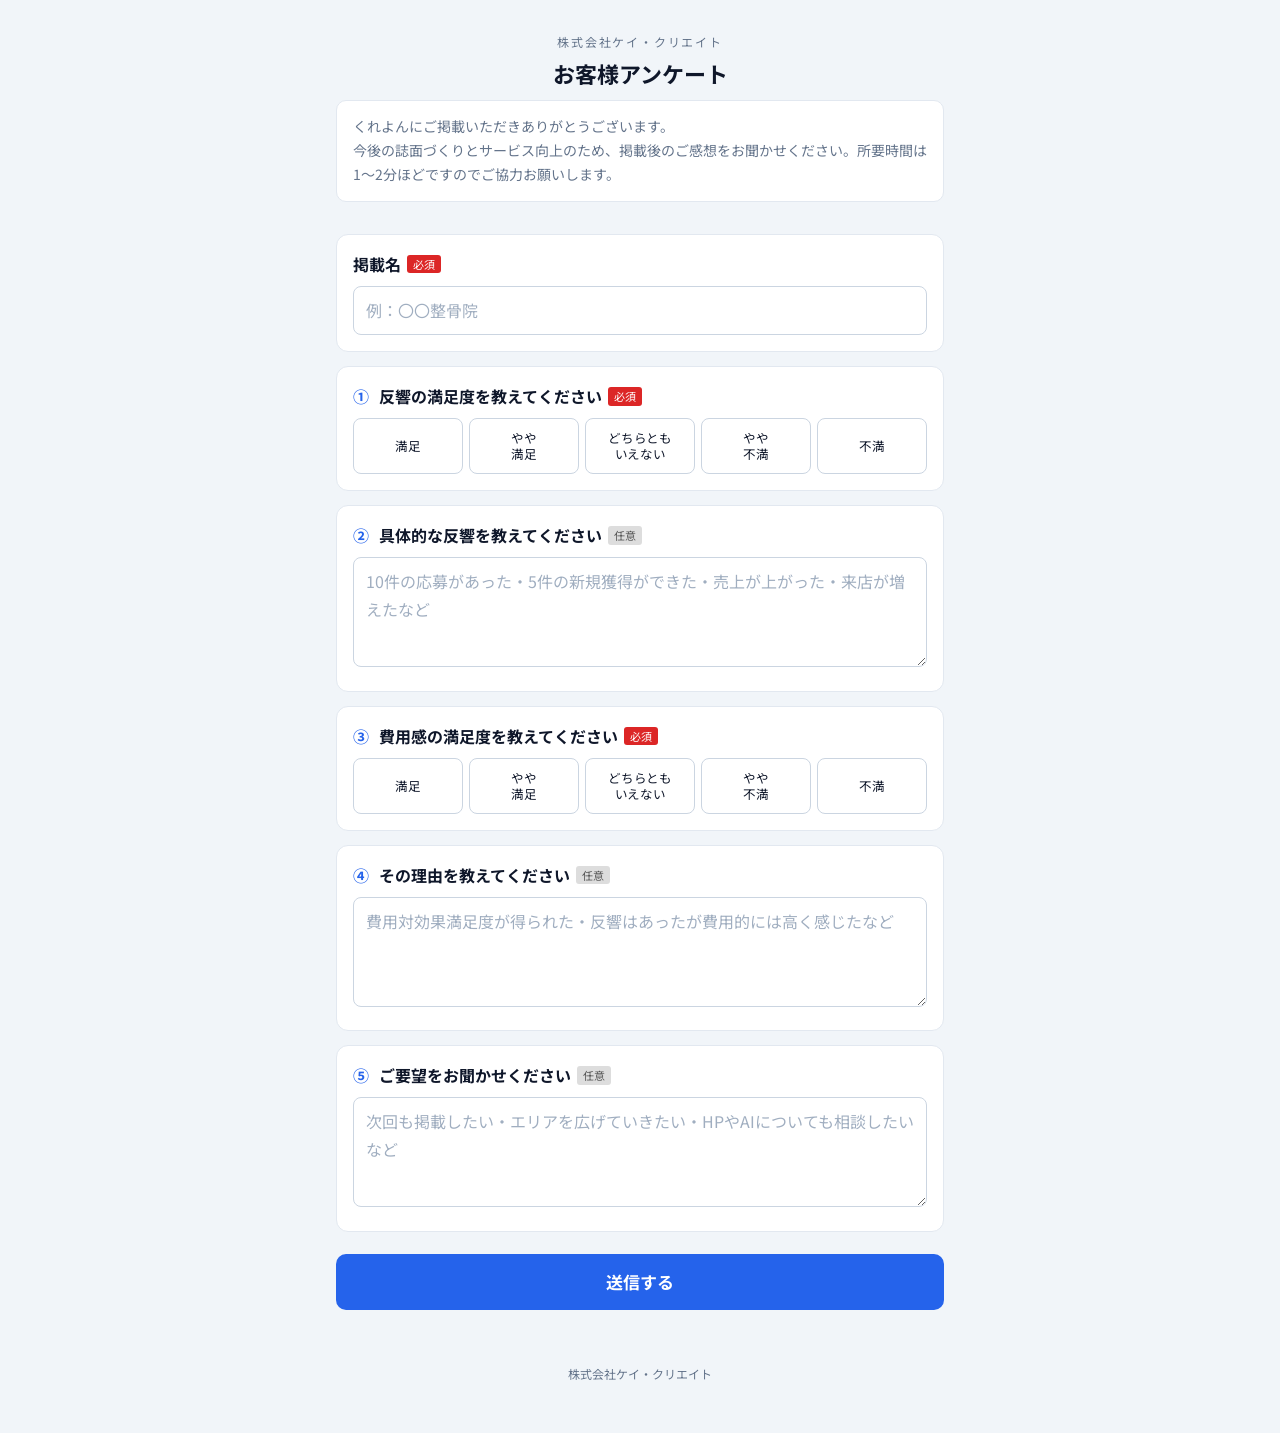
<file: docs/index.html>
<!doctype html>
<html lang="ja">
<head>
<meta charset="utf-8">
<meta name="viewport" content="width=device-width, initial-scale=1">
<meta name="robots" content="noindex">
<title>お客様アンケート｜ケイ・クリエイト</title>
<link rel="preconnect" href="https://fonts.googleapis.com">
<link href="https://fonts.googleapis.com/css2?family=Noto+Sans+JP:wght@400;500;700&display=swap" rel="stylesheet">
<style>
:root{--ink:#0f172a;--sub:#64748b;--line:#e2e8f0;--bg:#f1f5f9;--card:#fff;--accent:#dc2626;--accent2:#2563eb;--ph:#a0aec0}
*{box-sizing:border-box}
body{margin:0;background:var(--bg);color:var(--ink);font-family:"Noto Sans JP",system-ui,-apple-system,"Hiragino Sans","Yu Gothic UI",sans-serif;font-size:16px;line-height:1.7}
.wrap{max-width:640px;margin:0 auto;padding:20px 16px 48px}
header{text-align:center;padding:12px 0 18px}
header .co{font-size:12px;letter-spacing:.15em;color:var(--sub)}
h1{font-size:22px;margin:6px 0 10px;color:var(--ink);line-height:1.45}
.lead{font-size:14px;color:var(--sub);text-align:left;background:var(--card);border-radius:10px;padding:14px 16px;border:1px solid var(--line)}
.q{background:var(--card);border:1px solid var(--line);border-radius:12px;padding:16px;margin-top:14px}
.q label.t{display:block;font-weight:bold;margin-bottom:8px}
.q .n{display:inline-block;min-width:1.6em;color:var(--accent2)}
.req{display:inline-block;font-size:11px;background:var(--accent);color:#fff;border-radius:3px;padding:0 6px;margin-left:6px;vertical-align:2px;font-weight:normal}
.opt{display:inline-block;font-size:11px;background:#ddd;color:#555;border-radius:3px;padding:0 6px;margin-left:6px;vertical-align:2px;font-weight:normal}
input[type=text],textarea{width:100%;font:inherit;border:1px solid #cbd5e1;border-radius:8px;padding:10px 12px;background:#fff;color:var(--ink)}
textarea{min-height:110px;resize:vertical}
input::placeholder,textarea::placeholder{color:var(--ph);opacity:1}
input:focus,textarea:focus{outline:none;border-color:#3b82f6;box-shadow:0 0 0 3px rgba(59,130,246,.15)}
.scale{display:grid;grid-template-columns:repeat(5,1fr);gap:6px}
.scale label{display:flex;flex-direction:column;align-items:center;justify-content:center;text-align:center;border:1px solid #cbd5e1;border-radius:8px;padding:10px 1px;font-size:12.5px;line-height:1.3;letter-spacing:-.03em;word-break:keep-all;cursor:pointer;min-height:56px;background:#fff}
.scale input{position:absolute;opacity:0;pointer-events:none}
.scale label .f{font-size:20px;line-height:1.1;margin-bottom:2px}
.scale label:has(input:checked){background:var(--accent2);border-color:var(--accent2);color:#fff}
.scale label:has(input:focus-visible){outline:2px solid #3b82f6}
.err{color:var(--accent);font-size:13px;margin-top:6px;display:none}
.q.bad .err{display:block}.q.bad{border-color:var(--accent)}
.hp{position:absolute;left:-9999px;width:1px;height:1px;overflow:hidden}
button{width:100%;font:inherit;font-weight:bold;font-size:17px;border:0;border-radius:10px;padding:14px;background:var(--accent2);color:#fff;margin-top:22px;cursor:pointer}
button:disabled{opacity:.6}
.msg{margin-top:12px;color:var(--accent);font-size:14px;text-align:center;min-height:1em}
.done{display:none;text-align:center;background:var(--card);border:1px solid var(--line);border-radius:12px;padding:32px 16px;margin-top:20px}
.done h2{color:var(--ink);font-size:20px;margin:0 0 8px}
footer{text-align:center;font-size:12px;color:var(--sub);margin-top:28px}
@media (max-width:380px){.scale label{font-size:11px}}
</style>
</head>
<body>
<div class="wrap">
  <header>
    <div class="co">株式会社ケイ・クリエイト</div>
    <h1>お客様アンケート</h1>
    <div class="lead">くれよんにご掲載いただきありがとうございます。<br>今後の誌面づくりとサービス向上のため、掲載後のご感想をお聞かせください。所要時間は1〜2分ほどですのでご協力お願いします。</div>
  </header>

  <form id="f" novalidate>
    <div class="q" data-k="keisai">
      <label class="t" for="keisai">掲載名<span class="req">必須</span></label>
      <input type="text" id="keisai" name="keisai" maxlength="100" autocomplete="organization" placeholder="例：〇〇整骨院">
      <div class="err">掲載名を入力してください</div>
    </div>

    <div class="q" data-k="sat_hankyo">
      <span class="t" style="display:block;font-weight:bold;margin-bottom:8px"><span class="n">①</span>反響の満足度を教えてください<span class="req">必須</span></span>
      <div class="scale" role="radiogroup" aria-label="反響の満足度" data-name="sat_hankyo"></div>
      <div class="err">どれか1つ選んでください</div>
    </div>

    <div class="q">
      <label class="t" for="hankyo"><span class="n">②</span>具体的な反響を教えてください<span class="opt">任意</span></label>
      <textarea id="hankyo" name="hankyo" maxlength="1000" placeholder="10件の応募があった・5件の新規獲得ができた・売上が上がった・来店が増えたなど"></textarea>
    </div>

    <div class="q" data-k="sat_cost">
      <span class="t" style="display:block;font-weight:bold;margin-bottom:8px"><span class="n">③</span>費用感の満足度を教えてください<span class="req">必須</span></span>
      <div class="scale" role="radiogroup" aria-label="費用感の満足度" data-name="sat_cost"></div>
      <div class="err">どれか1つ選んでください</div>
    </div>

    <div class="q">
      <label class="t" for="riyu"><span class="n">④</span>その理由を教えてください<span class="opt">任意</span></label>
      <textarea id="riyu" name="riyu" maxlength="1000" placeholder="費用対効果満足度が得られた・反響はあったが費用的には高く感じたなど"></textarea>
    </div>

    <div class="q">
      <label class="t" for="youbou"><span class="n">⑤</span>ご要望をお聞かせください<span class="opt">任意</span></label>
      <textarea id="youbou" name="youbou" maxlength="1000" placeholder="次回も掲載したい・エリアを広げていきたい・HPやAIについても相談したいなど"></textarea>
    </div>

    <div class="hp" aria-hidden="true"><label>website<input type="text" name="website" tabindex="-1" autocomplete="off"></label></div>
    <button type="submit" id="send">送信する</button>
    <div class="msg" id="msg" role="alert"></div>
  </form>

  <div class="done" id="done">
    <h2>ご協力ありがとうございました</h2>
    <p>いただいたご意見は、今後の誌面づくりとサービス向上に役立てさせていただきます。</p>
  </div>
  <footer>株式会社ケイ・クリエイト</footer>
</div>
<script src="config.js"></script>
<script>
(function () {
  var LEVELS = [[5, '満足'], [4, 'やや<br>満足'], [3, 'どちらとも<br>いえない'], [2, 'やや<br>不満'], [1, '不満']];
  [].forEach.call(document.querySelectorAll('.scale'), function (box) {
    var name = box.dataset.name;
    box.innerHTML = LEVELS.map(function (l) { return '<label><input type="radio" name="' + name + '" value="' + l[0] + '"><span>' + l[1] + '</span></label>'; }).join('');
  });
  var f = document.getElementById('f'), btn = document.getElementById('send'), msg = document.getElementById('msg');
  // 担当者専用フォーム（?t=印・2026-11-19）: 担当者が決めた参考文に差し替える。読めなければ共通の参考文のまま
  var T = (/[?&]t=([a-z0-9]{6,16})/.exec(location.search) || [])[1] || '';
  if (T && window.API_URL && window.API_URL !== 'sample') {
    fetch(window.API_URL, { method: 'POST', body: JSON.stringify({ action: 'form', t: T }) }).then(function (r) { return r.json(); }).then(function (r) {
      if (!r || !r.ok || !r.ph) return;
      ['hankyo', 'riyu', 'youbou'].forEach(function (k) { if (r.ph[k]) document.getElementById(k).placeholder = r.ph[k]; });
    }).catch(function () {});
  }
  function val(n) { var e = f.elements[n]; if (!e) return ''; if (e.length && e[0] && e[0].type === 'radio') { var c = [].filter.call(e, function (x) { return x.checked; })[0]; return c ? c.value : ''; } return e.value.trim(); }
  f.addEventListener('change', function (e) { var q = e.target.closest('.q'); if (q) q.classList.remove('bad'); });
  f.addEventListener('input', function (e) { msg.textContent = ''; var q = e.target.closest('.q'); if (q) q.classList.remove('bad'); });
  f.addEventListener('submit', function (e) {
    e.preventDefault(); msg.textContent = '';
    var data = { keisai: val('keisai'), sat_hankyo: val('sat_hankyo'), hankyo: val('hankyo'), sat_cost: val('sat_cost'), riyu: val('riyu'), youbou: val('youbou'), website: val('website'), t: T };
    var bad = null;
    ['keisai', 'sat_hankyo', 'sat_cost'].forEach(function (k) { var q = f.querySelector('.q[data-k="' + k + '"]'); var ng = !data[k]; q.classList.toggle('bad', ng); if (ng && !bad) bad = q; });
    if (bad) { bad.scrollIntoView({ behavior: 'smooth', block: 'center' }); msg.textContent = '入力されていない項目があります'; return; }
    if (!window.API_URL) { msg.textContent = '送信先が設定されていません'; return; }
    btn.disabled = true; btn.textContent = '送信しています…';
    fetch(window.API_URL, { method: 'POST', body: JSON.stringify({ action: 'submit', data: data }) })
      .then(function (r) { return r.json(); })
      .then(function (r) {
        if (r && r.ok) { f.style.display = 'none'; document.getElementById('done').style.display = 'block'; window.scrollTo(0, 0); return; }
        throw new Error(r && r.error || '送信できませんでした');
      })
      .catch(function (err) { msg.textContent = (err && err.message ? err.message : '送信できませんでした') + '。時間をおいてもう一度お試しください。'; btn.disabled = false; btn.textContent = '送信する'; });
  });
})();
</script>
</body>
</html>
</file>
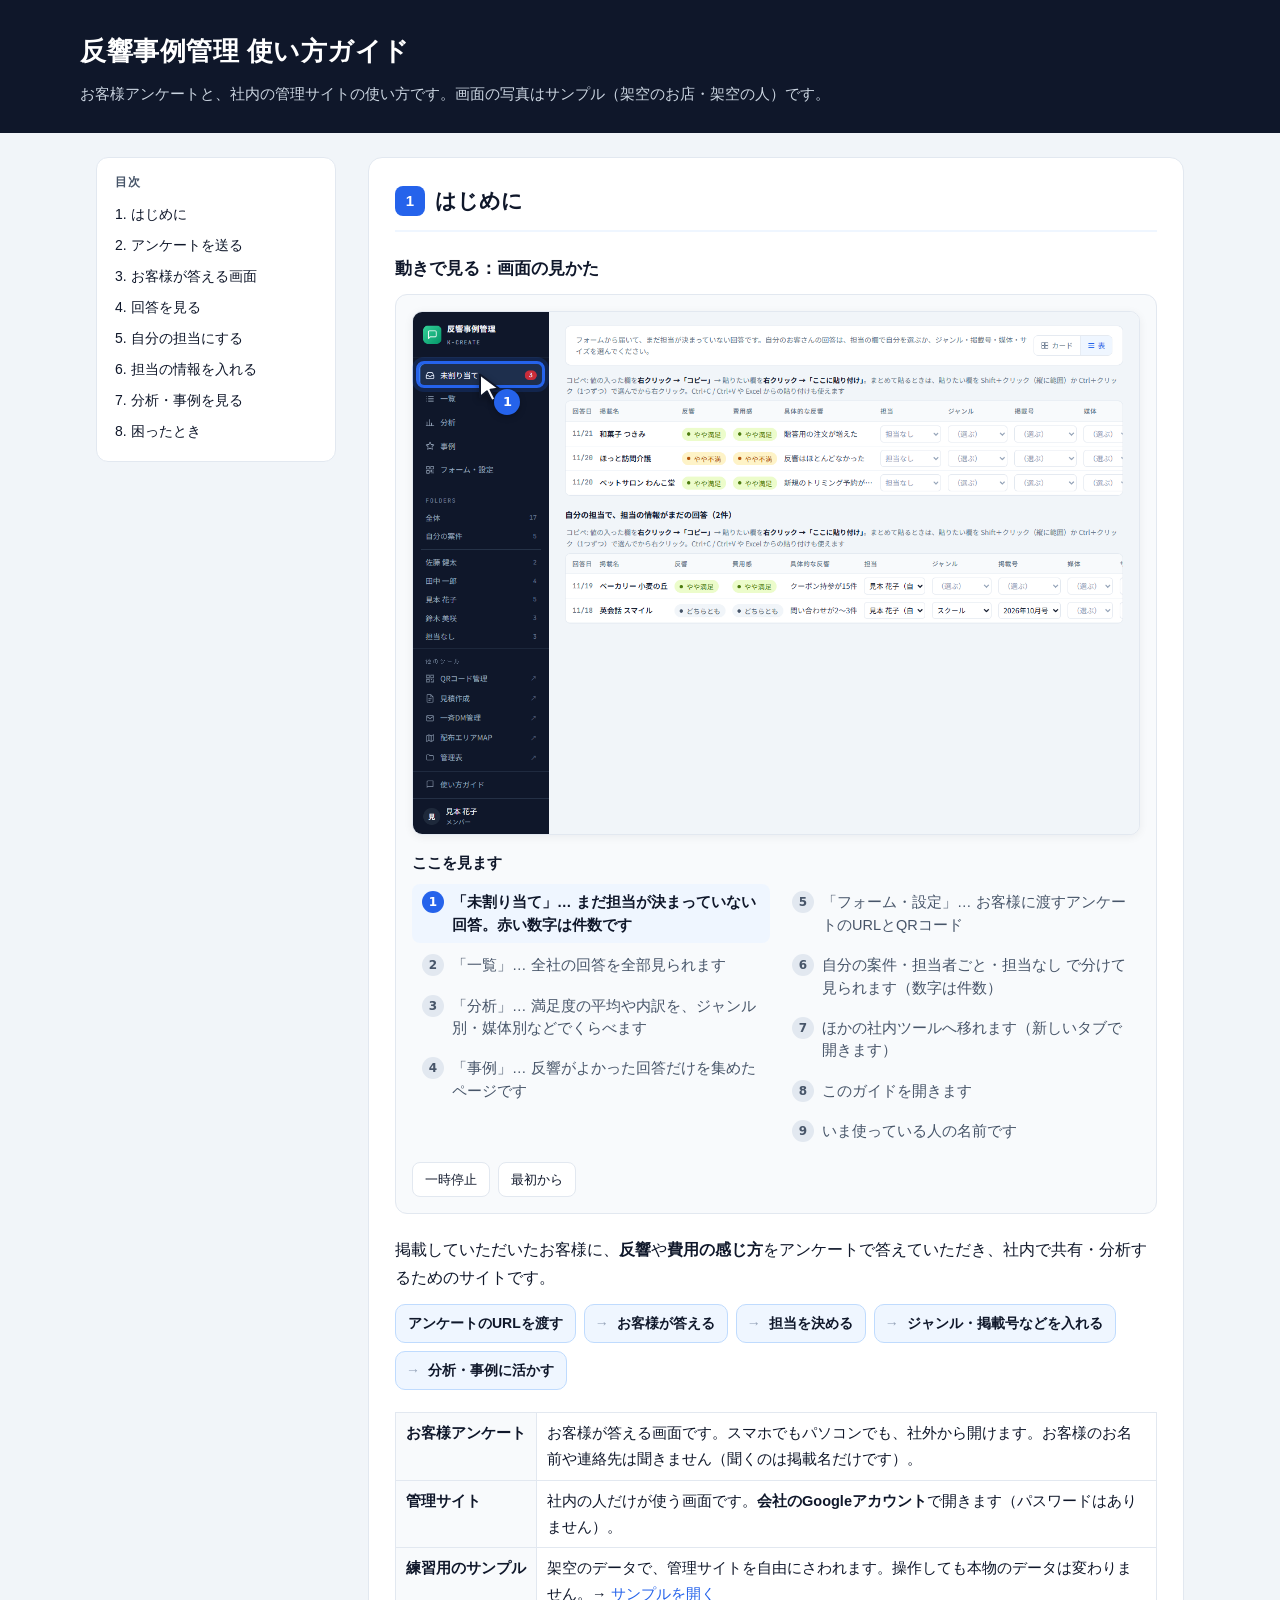
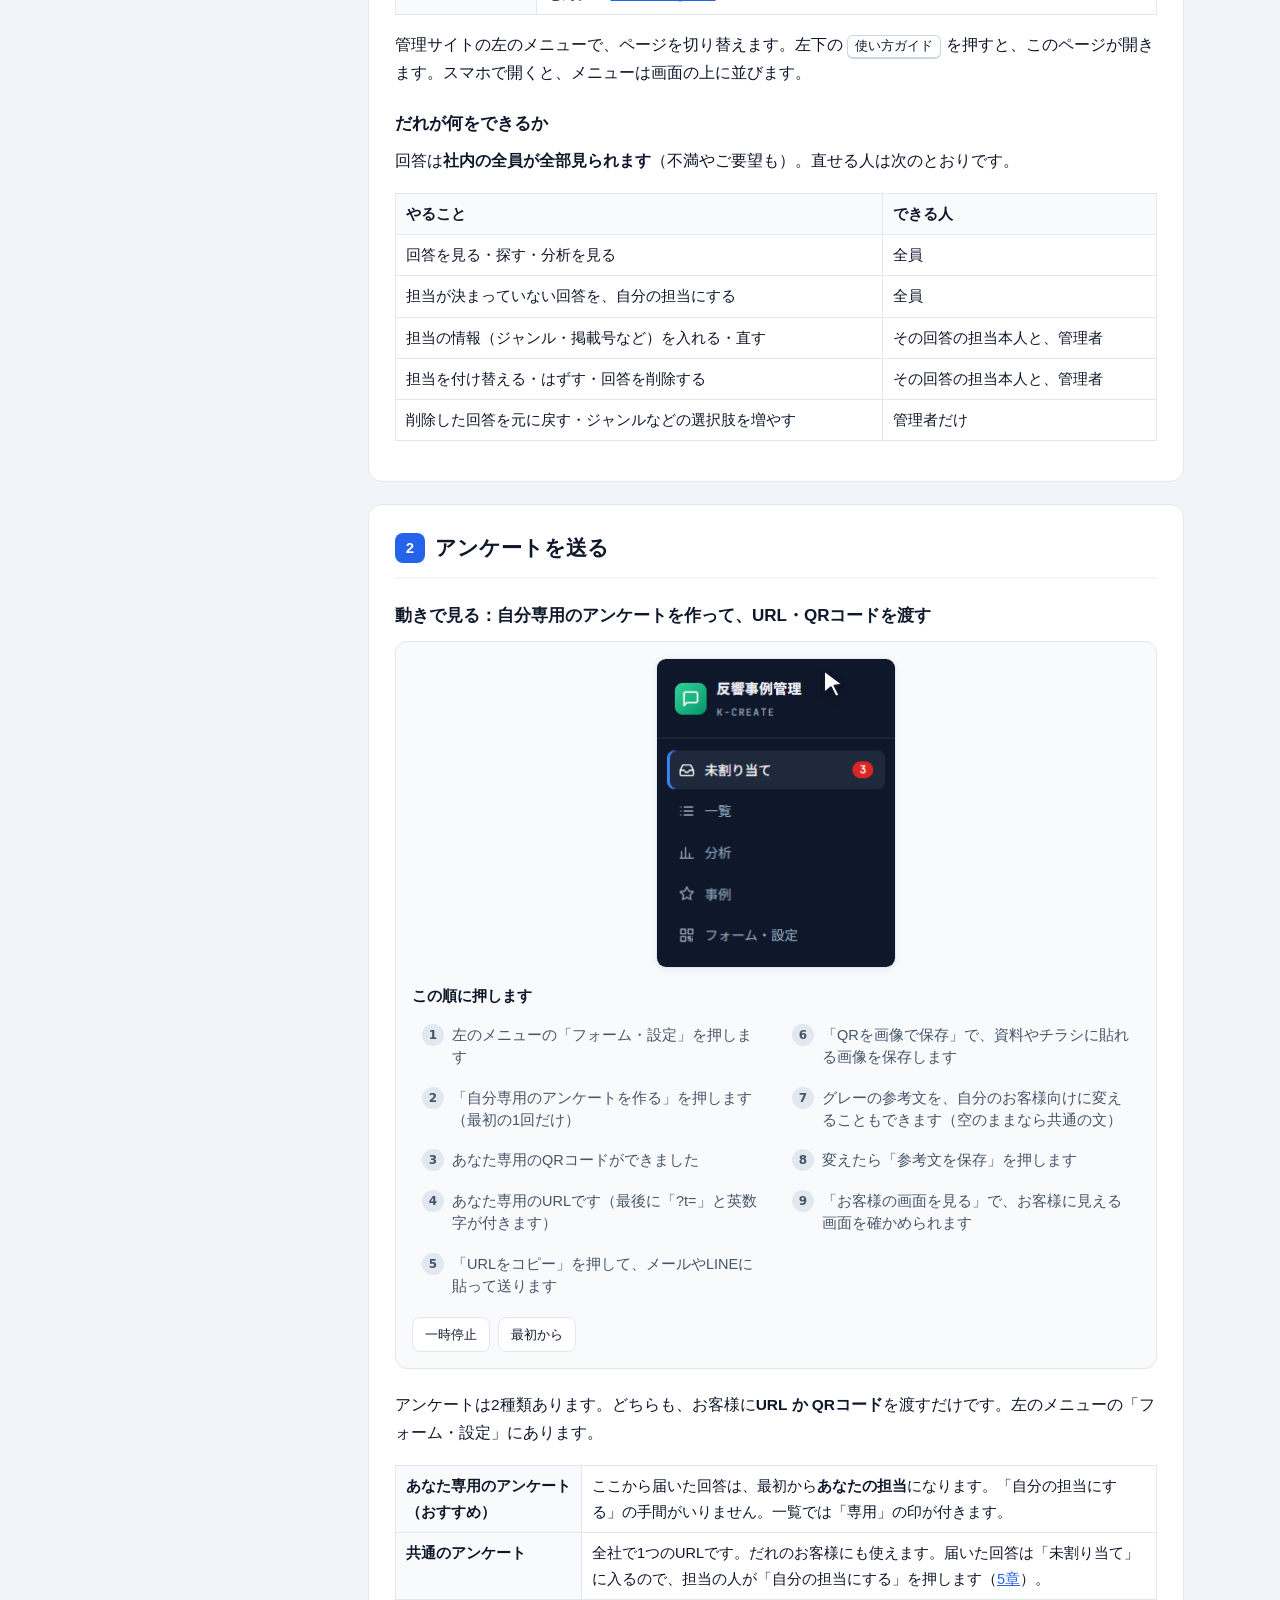
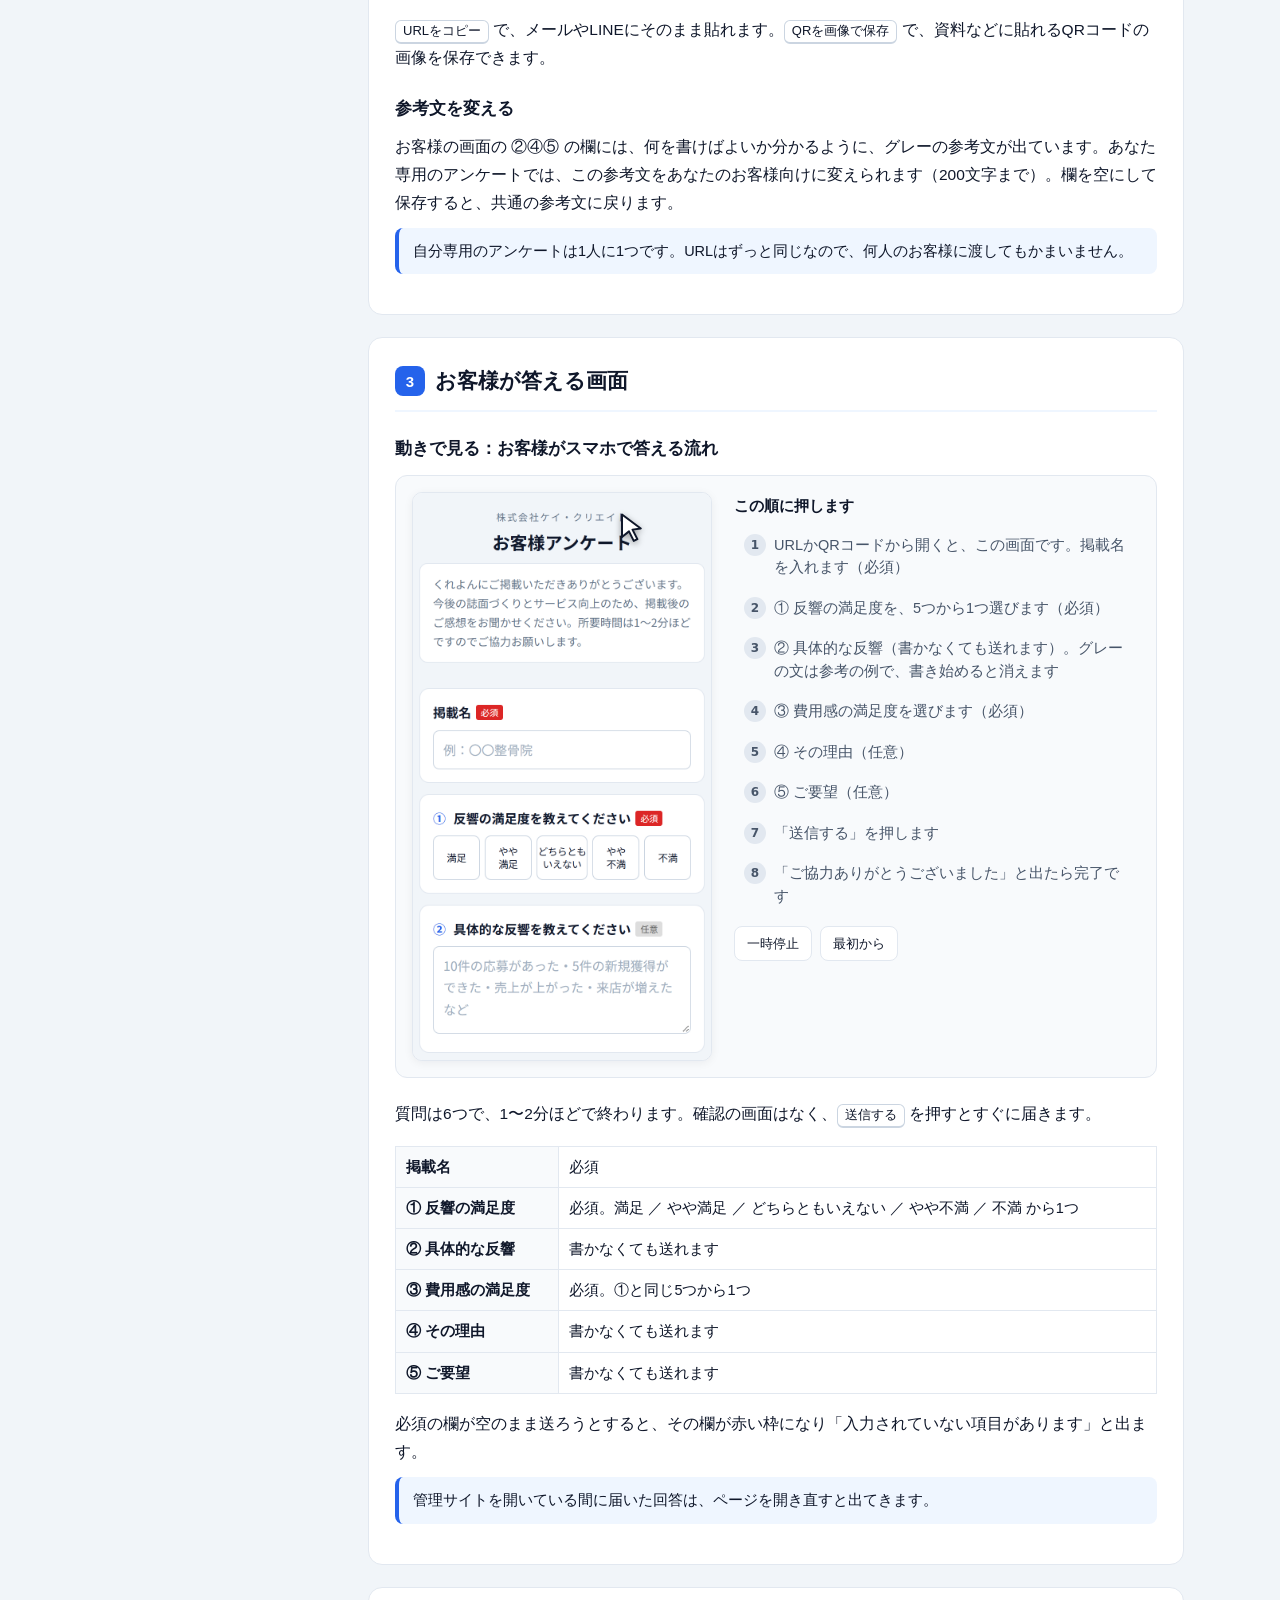
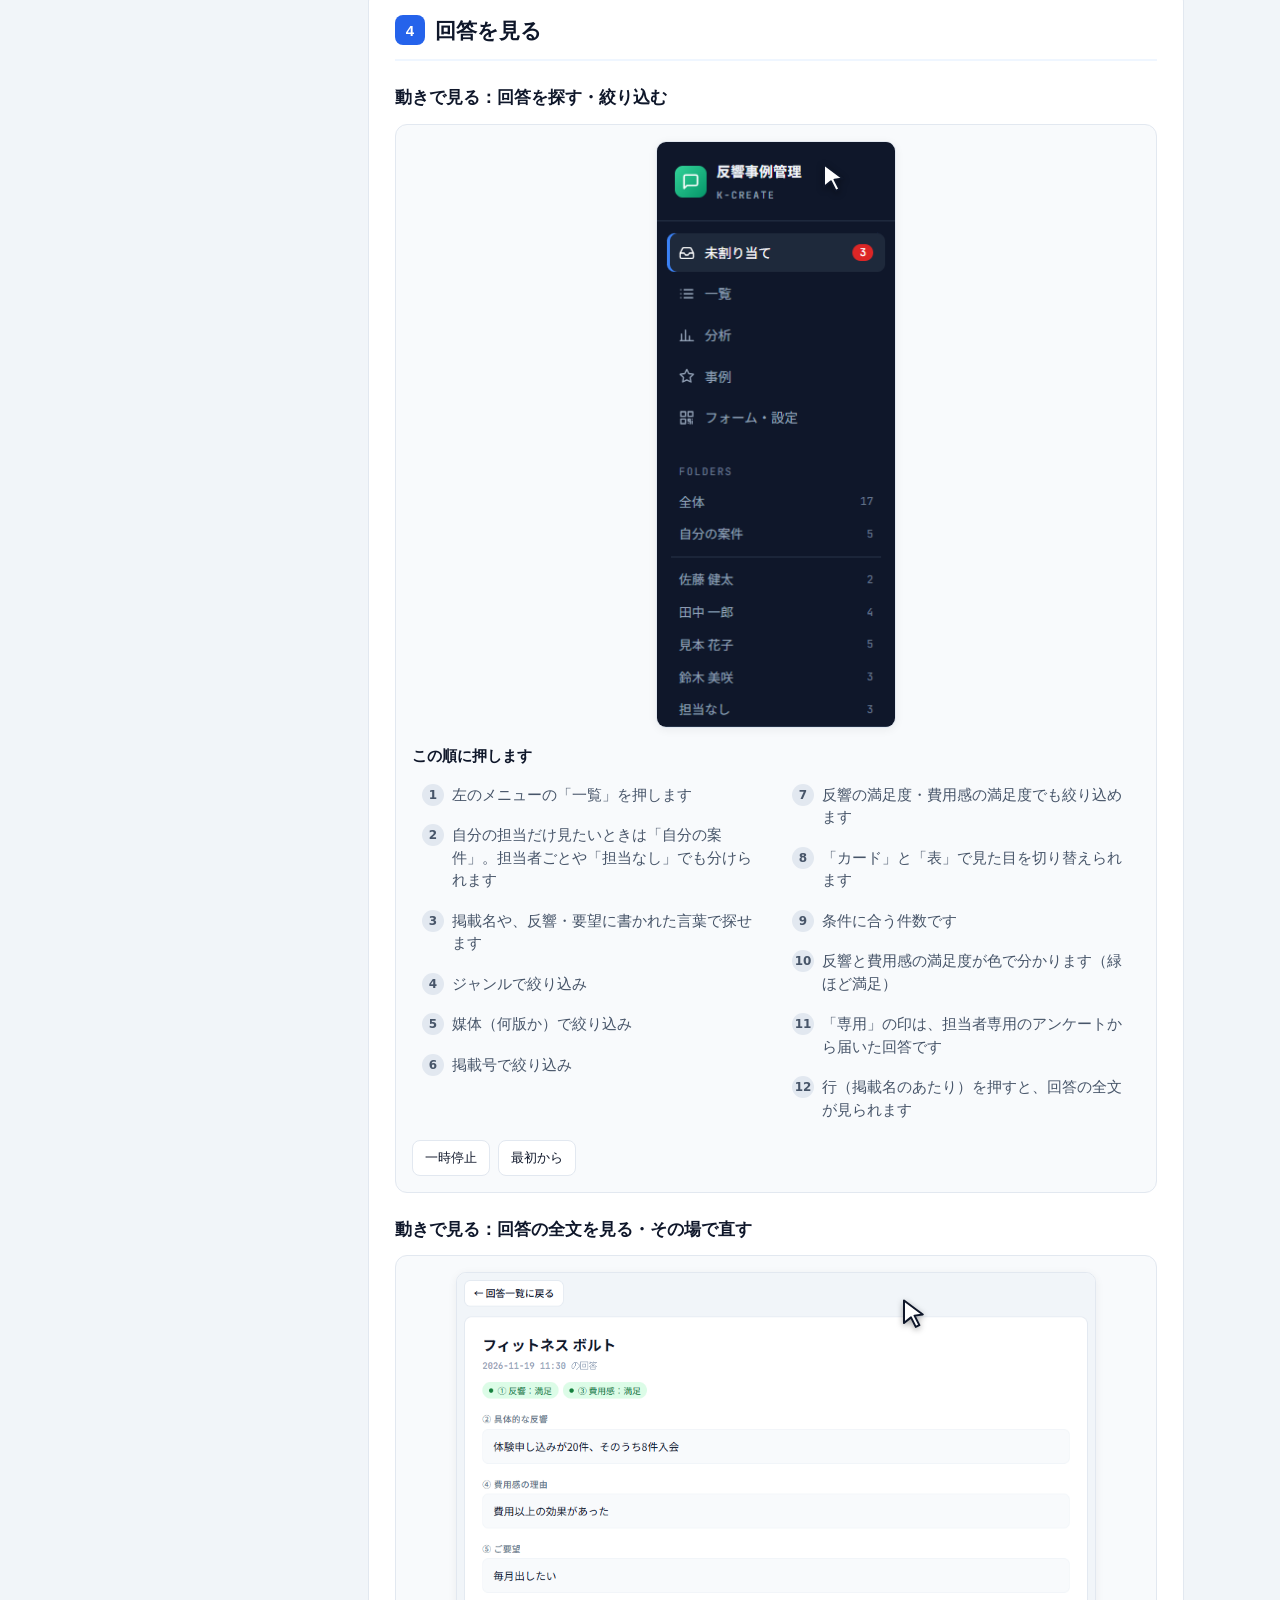
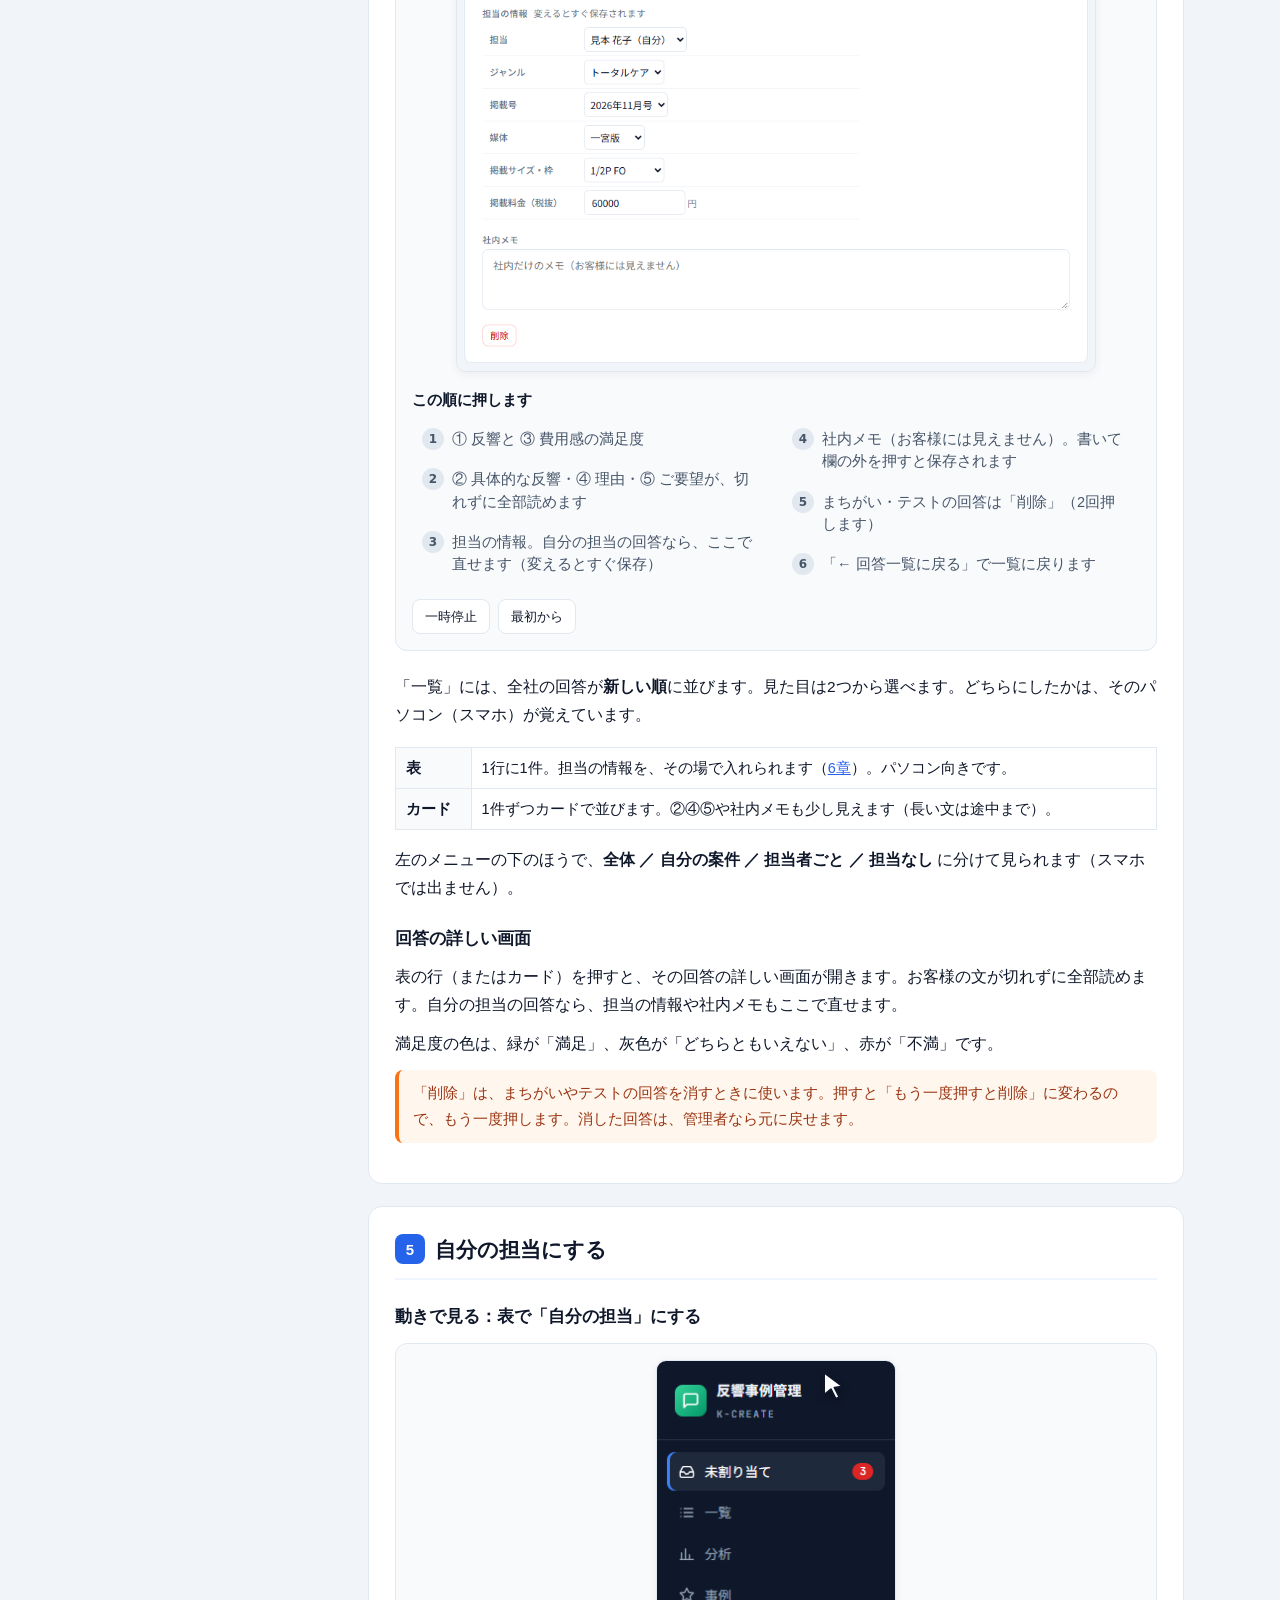
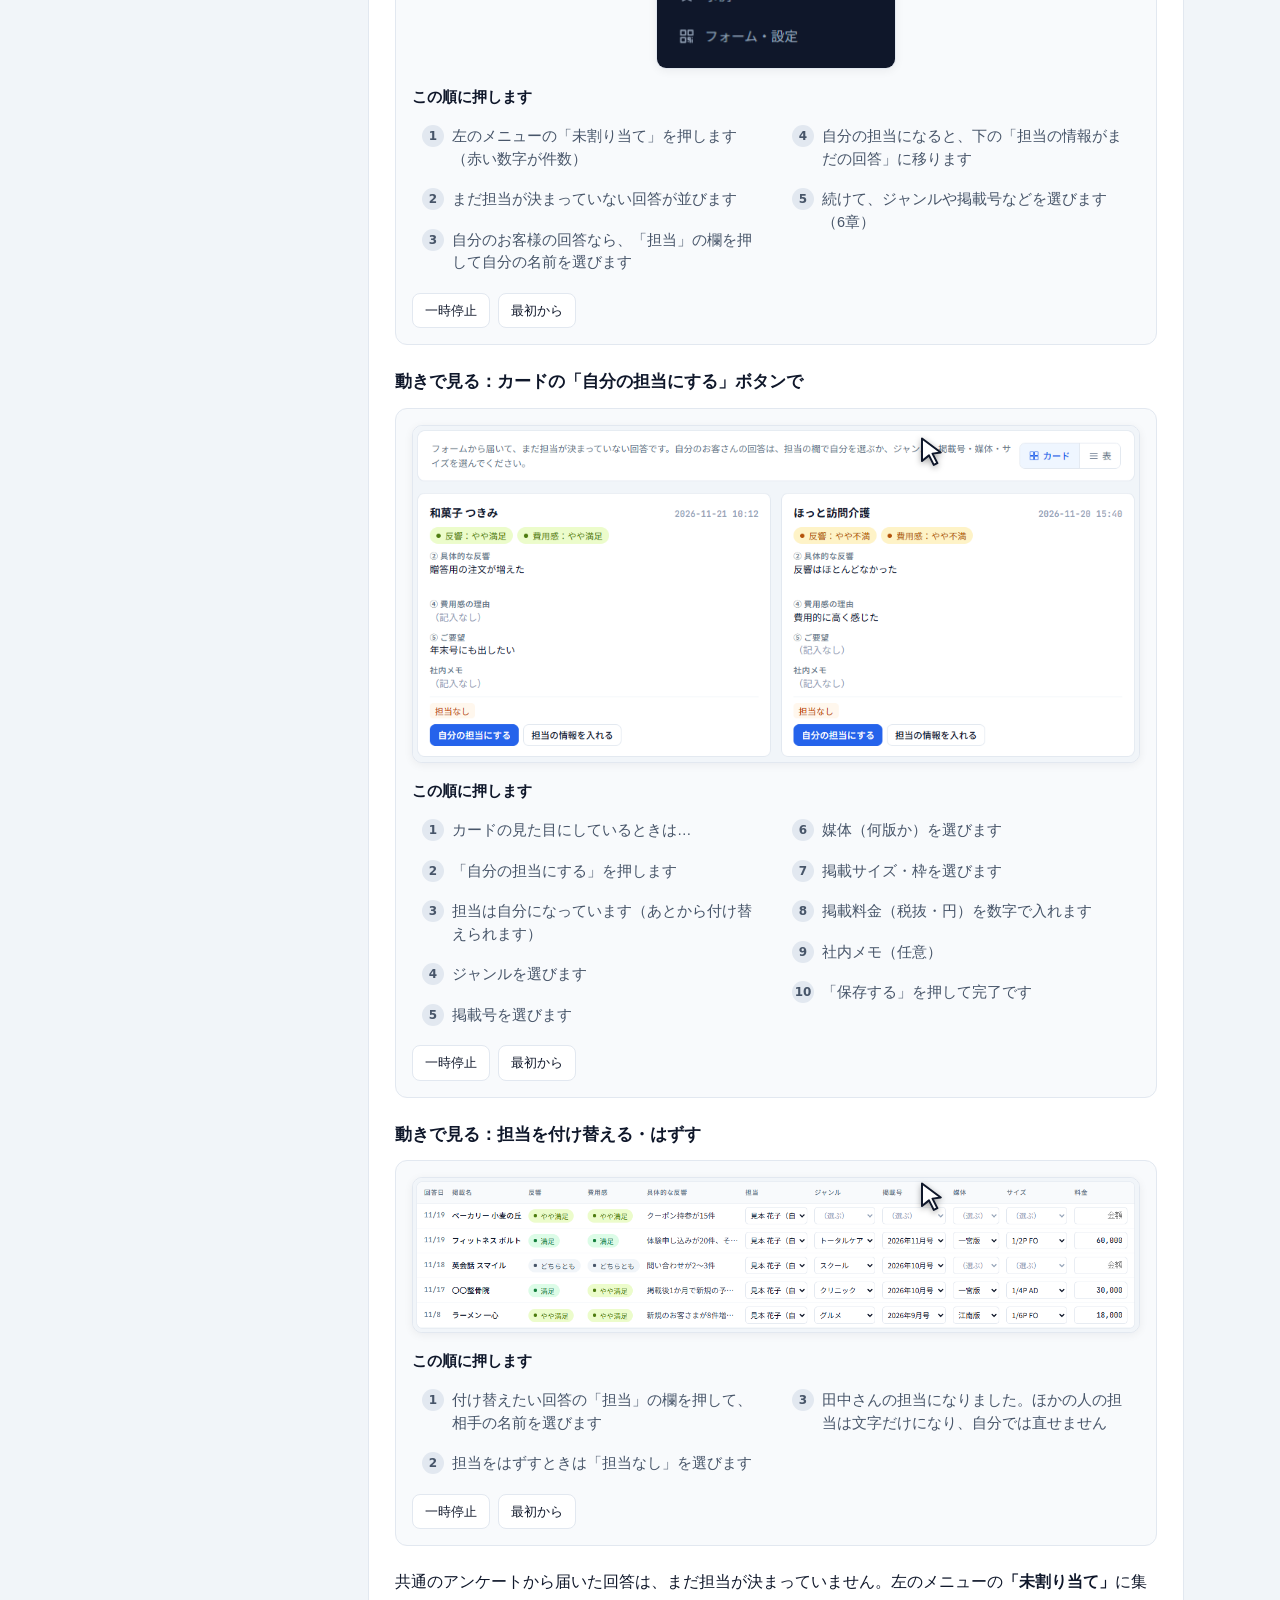
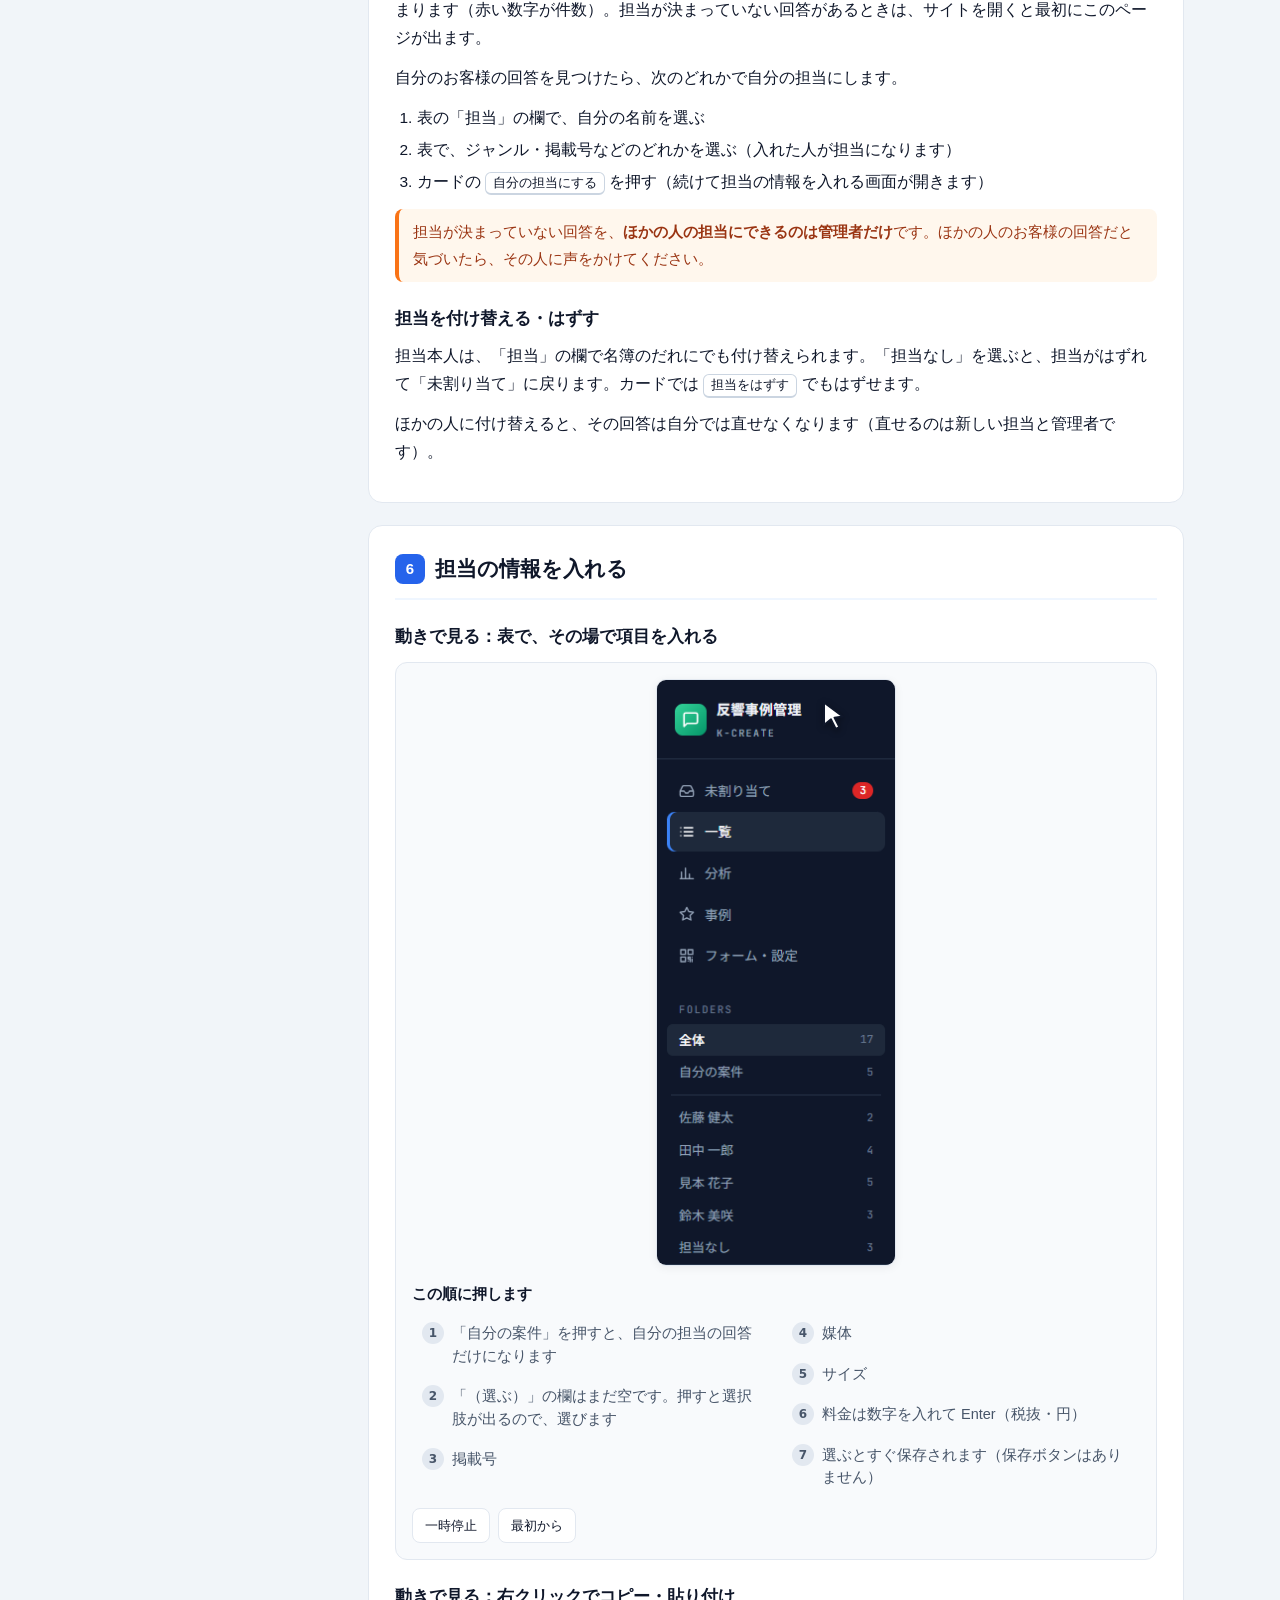
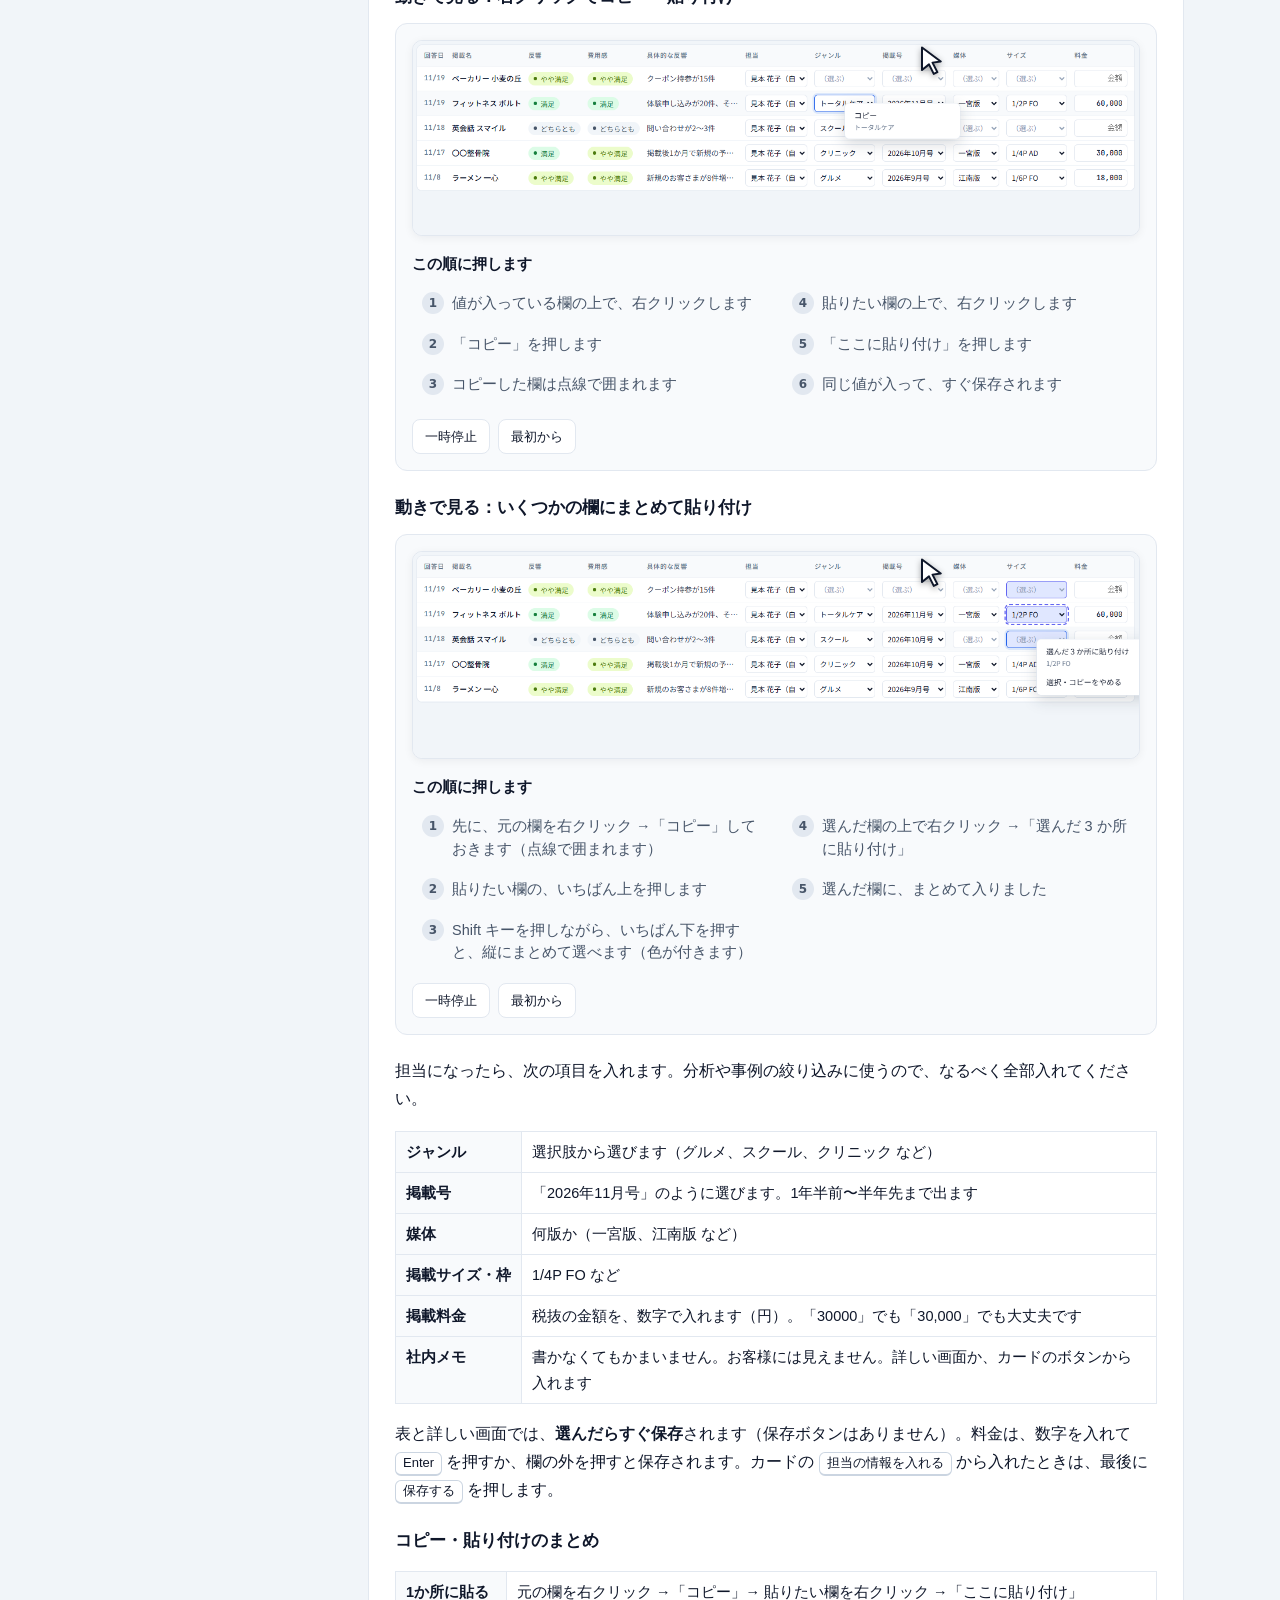
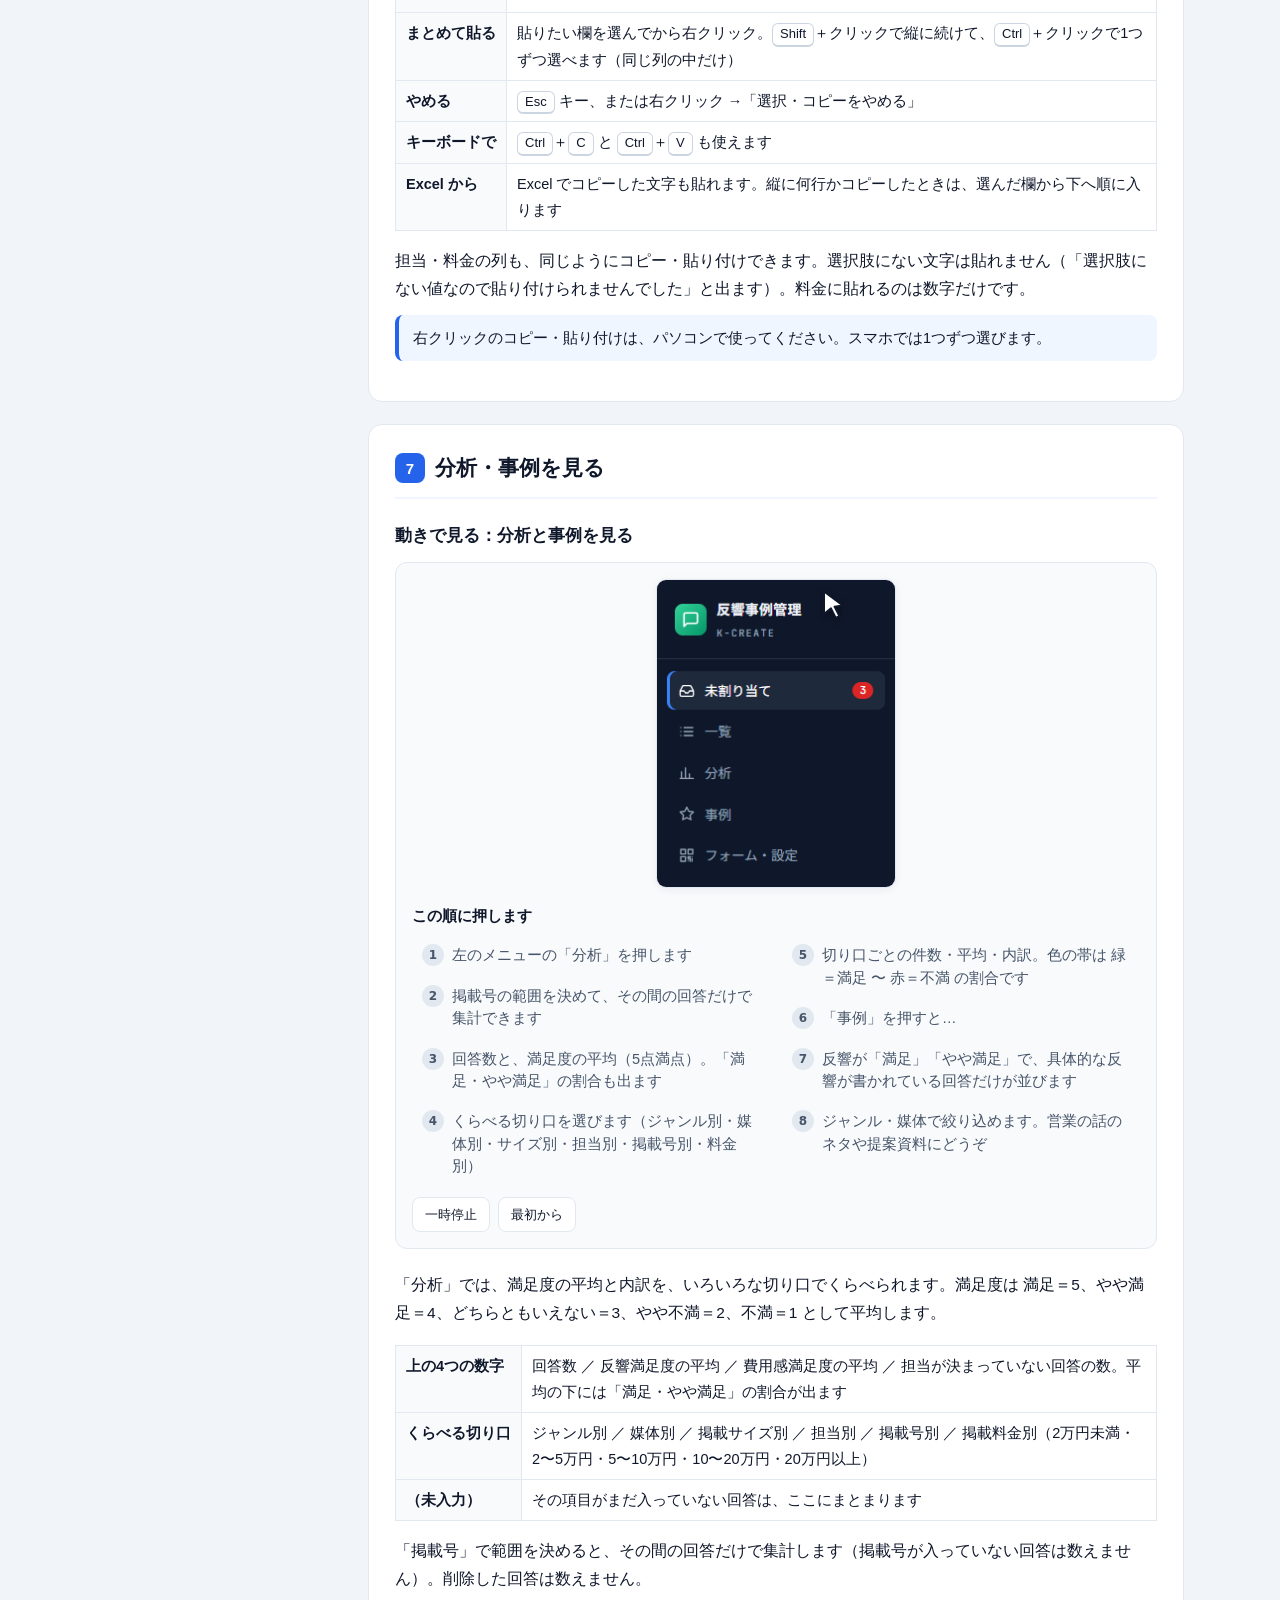
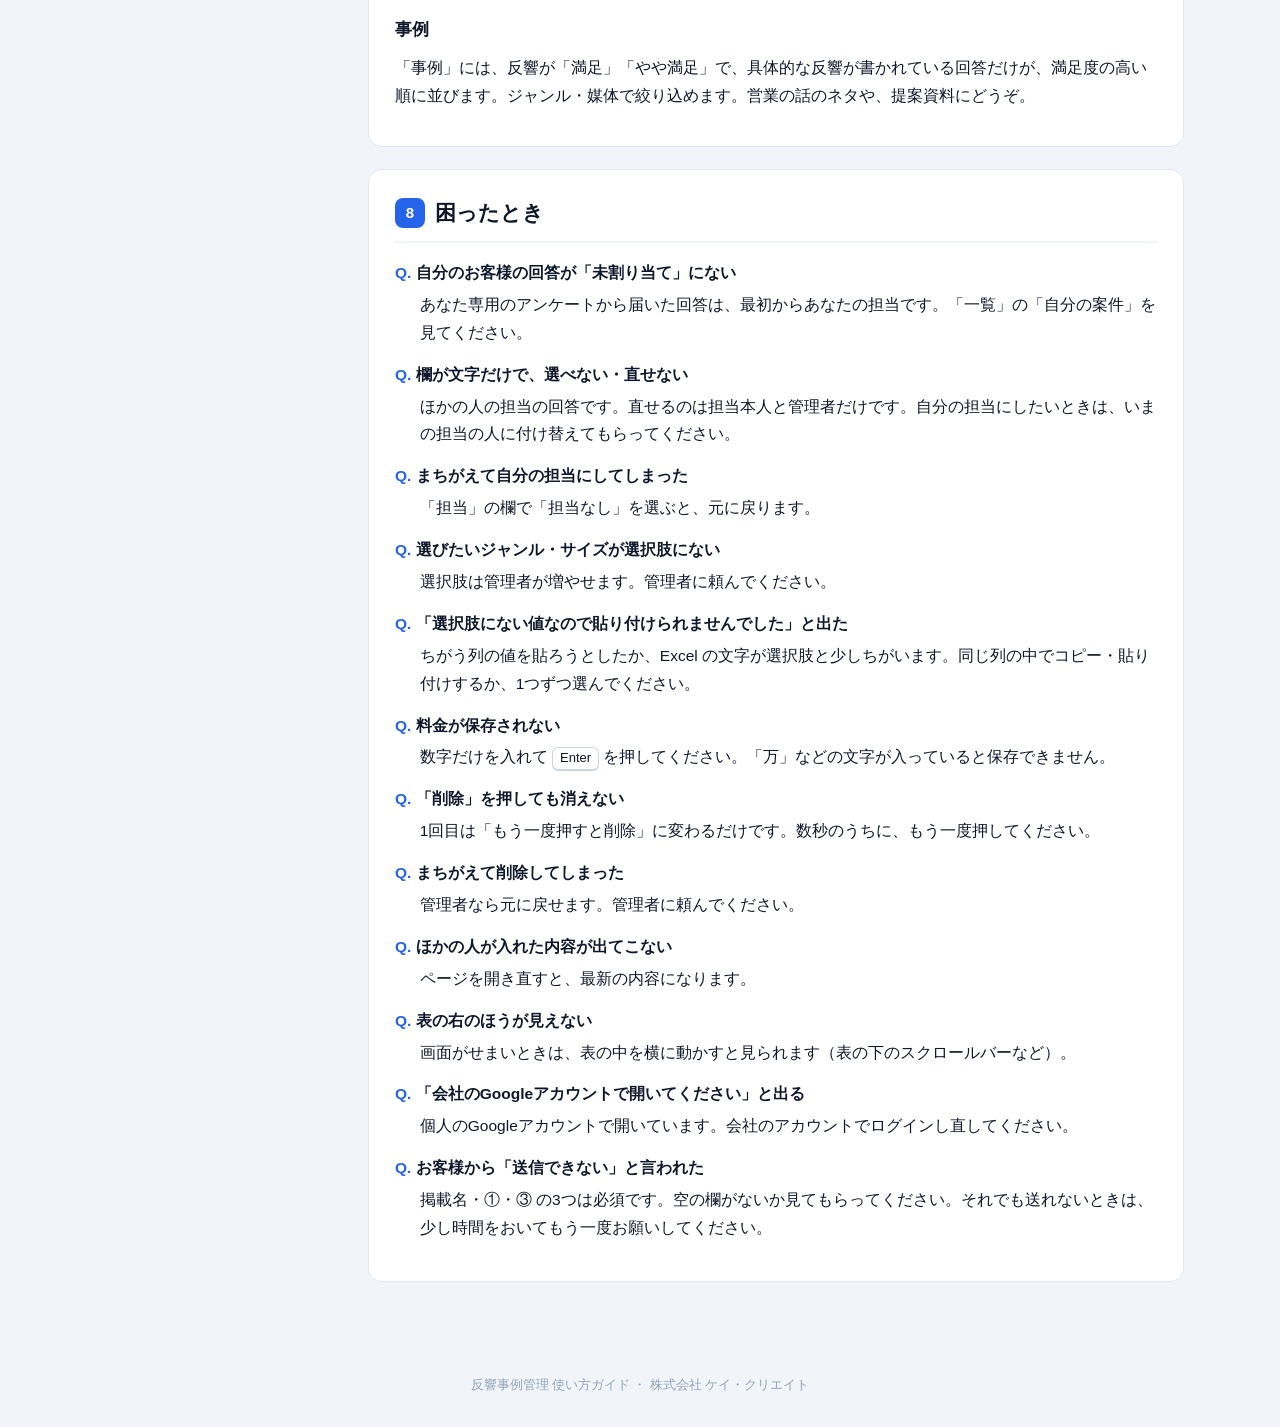
<file: docs/guide/index.html>
<!doctype html>
<html lang="ja">
<head>
<meta charset="utf-8">
<meta name="viewport" content="width=device-width, initial-scale=1">
<meta name="robots" content="noindex">
<title>反響事例管理 使い方ガイド</title>
<style>
  :root { --text: #0f172a; --muted: #475569; --faint: #94a3b8; --line: #e2e8f0; --bg: #f1f5f9; --card: #fff; --accent: #2563eb; --accent-weak: #eff6ff; --warn: #fff7ed; --warn-text: #9a3412; --side: #0f172a; }
  * { box-sizing: border-box; }
  html { scroll-behavior: smooth; scroll-padding-top: 16px; }
  body { margin: 0; background: var(--bg); color: var(--text); font-family: -apple-system, BlinkMacSystemFont, "Hiragino Sans", "Hiragino Kaku Gothic ProN", "Yu Gothic UI", "Yu Gothic", Meiryo, sans-serif; font-size: 15.5px; line-height: 1.8; }
  a { color: var(--accent); }
  header.top { background: var(--side); color: #fff; padding: 28px 16px 26px; }
  header.top .in { max-width: 1120px; margin: 0 auto; }
  header.top h1 { margin: 0 0 6px; font-size: 26px; letter-spacing: .02em; }
  header.top p { margin: 0; color: #cbd5e1; font-size: 14.5px; }
  .wrap { max-width: 1120px; margin: 0 auto; padding: 24px 16px 60px; display: grid; grid-template-columns: 240px minmax(0, 1fr); gap: 32px; align-items: start; }
  nav.toc { position: sticky; top: 16px; background: var(--card); border: 1px solid var(--line); border-radius: 12px; padding: 14px 10px; max-height: calc(100vh - 32px); overflow: auto; }
  nav.toc b { display: block; font-size: 12px; color: var(--muted); padding: 0 8px 6px; letter-spacing: .05em; }
  nav.toc a { display: block; padding: 5px 8px; border-radius: 6px; color: var(--text); text-decoration: none; font-size: 14px; line-height: 1.5; }
  nav.toc a:hover { background: var(--accent-weak); color: var(--accent); }
  main { min-width: 0; }
  section { background: var(--card); border: 1px solid var(--line); border-radius: 14px; padding: 24px 26px; margin-bottom: 22px; }
  h2 { margin: 0 0 14px; font-size: 21px; padding-bottom: 10px; border-bottom: 2px solid var(--accent-weak); display: flex; align-items: center; gap: 10px; flex-wrap: wrap; }
  h2 .no { display: inline-flex; align-items: center; justify-content: center; width: 30px; height: 30px; border-radius: 8px; background: var(--accent); color: #fff; font-size: 15px; flex: none; }
  h3 { margin: 22px 0 8px; font-size: 17px; }
  p { margin: 0 0 12px; }
  ul, ol { margin: 0 0 14px; padding-left: 1.4em; }
  li { margin-bottom: 4px; }
  .note { background: var(--accent-weak); border-left: 4px solid var(--accent); border-radius: 8px; padding: 10px 14px; margin: 12px 0 16px; font-size: 14.5px; }
  .warn { background: var(--warn); border-left: 4px solid #f97316; color: var(--warn-text); border-radius: 8px; padding: 10px 14px; margin: 12px 0 16px; font-size: 14.5px; }
  .key { display: inline-block; border: 1px solid #cbd5e1; border-bottom-width: 2px; border-radius: 6px; padding: 0 7px; font-size: 13px; background: #fff; line-height: 1.6; white-space: nowrap; }
  table { border-collapse: collapse; width: 100%; margin: 6px 0 16px; font-size: 14.5px; }
  th, td { border: 1px solid var(--line); padding: 7px 10px; text-align: left; vertical-align: top; }
  th { background: #f8fafc; font-weight: 700; white-space: nowrap; }
  .tbl { overflow-x: auto; }
  .flow { display: flex; flex-wrap: wrap; gap: 8px; align-items: center; margin: 8px 0 16px; padding: 0; list-style: none; }
  .flow li { background: var(--accent-weak); border: 1px solid #bfdbfe; border-radius: 10px; padding: 6px 12px; margin: 0; font-weight: 600; font-size: 14px; }
  .flow li + li::before { content: "→"; color: var(--faint); margin: 0 8px 0 -2px; font-weight: 400; }
  .faq dt { font-weight: 700; margin-top: 14px; }
  .faq dt::before { content: "Q. "; color: var(--accent); }
  .faq dd { margin: 4px 0 0; padding-left: 1.6em; }
  footer { text-align: center; color: var(--faint); font-size: 12.5px; padding: 10px 16px 30px; }
  /* demo-css:start */
  /* 動きで見る（ポインターが次に押す場所へ動く）: guide/build-demos.js が index.html に入れる。ここを直したら build-demos.js を実行 */
  .demo { display: flex; gap: 22px; align-items: flex-start; flex-wrap: wrap; margin: 10px 0 22px; padding: 16px; background: #f8fafc; border: 1px solid var(--line); border-radius: 12px; }
  .demo.wide { display: block; }
  .demo .stage { position: relative; flex: 0 0 auto; max-width: 100%; }
  .demo.wide .stage { margin: 0 auto; }
  .demo .stage img { display: block; width: 100%; height: auto; border: 1px solid var(--line); border-radius: 10px; background: #fff; box-shadow: 0 2px 10px rgba(15, 23, 42, .06); transition: opacity .18s; }
  .demo .stage img.fade { opacity: 0; }
  .demo .ptr { position: absolute; left: 50%; top: 50%; width: 30px; height: 30px; margin: -2.5px 0 0 -5px; pointer-events: none; z-index: 5; transition: left .9s cubic-bezier(.45,.05,.3,1), top .9s cubic-bezier(.45,.05,.3,1), transform .15s, opacity .2s; filter: drop-shadow(0 2px 3px rgba(0,0,0,.35)); }
  .demo .ptr svg { display: block; }
  .demo .ptr.press { transform: scale(.82); }
  .demo .ptr.drag { transition-duration: 1.1s; }
  .demo .ring { position: absolute; width: 44px; height: 44px; margin: -22px 0 0 -22px; border-radius: 50%; border: 3px solid var(--accent); opacity: 0; pointer-events: none; z-index: 3; }
  .demo .ring.go { animation: demoRing .7s ease-out; }
  @keyframes demoRing { from { transform: scale(.3); opacity: .9; } to { transform: scale(1.3); opacity: 0; } }
  .demo .hl { position: absolute; z-index: 2; border: 3px solid var(--accent); border-radius: 8px; background: rgba(37, 99, 235, .10); box-shadow: 0 0 0 4px rgba(37, 99, 235, .18); pointer-events: none; opacity: 0; transition: left .6s, top .6s, width .6s, height .6s, opacity .25s; }
  .demo .hl.on { opacity: 1; }
  .demo .badge { position: absolute; z-index: 6; min-width: 26px; height: 26px; padding: 0 7px; border-radius: 13px; background: var(--accent); color: #fff; font: 700 13px/26px system-ui, sans-serif; text-align: center; box-shadow: 0 2px 6px rgba(0,0,0,.25); transform: translate(14px, 14px); transition: left .9s cubic-bezier(.45,.05,.3,1), top .9s cubic-bezier(.45,.05,.3,1), opacity .2s; pointer-events: none; }
  .demo .typing { position: absolute; z-index: 4; max-width: 92%; padding: 5px 10px; border-radius: 8px; background: #0f172a; color: #fff; font: 600 13px/1.5 system-ui, sans-serif; white-space: nowrap; overflow: hidden; text-overflow: ellipsis; box-shadow: 0 3px 10px rgba(0,0,0,.25); pointer-events: none; opacity: 0; transition: opacity .2s; }
  .demo .typing.on { opacity: 1; }
  .demo .typing::before { content: "⌨ "; opacity: .8; }
  .demo .typing::after { content: ""; display: inline-block; width: 2px; height: 1em; margin-left: 2px; background: #93c5fd; vertical-align: -2px; animation: demoCaret .8s steps(1) infinite; }
  @keyframes demoCaret { 50% { opacity: 0; } }
  .demo.instant .ptr, .demo.instant .badge, .demo.instant .hl, .demo.instant .stage img { transition: none !important; }
  .demo .side { flex: 1 1 240px; min-width: 0; }
  .demo.wide .side { margin-top: 14px; }
  .demo .side h4 { margin: 0 0 8px; font-size: 15px; }
  .demo ol.steps { margin: 0 0 12px; padding: 0; list-style: none; counter-reset: st; }
  .demo.wide ol.steps { columns: 2; column-gap: 12px; }
  .demo ol.steps li { counter-increment: st; position: relative; padding: 7px 10px 7px 40px; margin: 0 0 4px; border-radius: 8px; color: var(--muted); transition: background .3s, color .3s; font-size: 14.5px; line-height: 1.55; break-inside: avoid; cursor: pointer; }
  .demo ol.steps li::before { content: counter(st); position: absolute; left: 10px; top: 7px; width: 22px; height: 22px; border-radius: 50%; background: #e2e8f0; color: var(--muted); font: 700 12px/22px system-ui, sans-serif; text-align: center; transition: background .3s, color .3s; }
  .demo ol.steps li.on { background: var(--accent-weak); color: var(--text); font-weight: 700; }
  .demo ol.steps li.on::before { background: var(--accent); color: #fff; }
  .demo ol.steps li.done::before { background: #bfdbfe; color: #1e40af; }
  .demo .ctl { display: flex; gap: 8px; }
  .demo .ctl button { font: inherit; font-size: 13px; border: 1px solid var(--line); background: #fff; border-radius: 8px; padding: 5px 12px; cursor: pointer; color: var(--text); }
  .demo .ctl button:hover { border-color: var(--accent); color: var(--accent); }
  .demo .now { display: none; flex: 1 1 100%; margin-top: -12px; padding: 8px 10px; border-radius: 8px; background: var(--accent-weak); border-left: 4px solid var(--accent); font-size: 14px; font-weight: 700; line-height: 1.5; min-height: 2.6em; }
  .demo.wide .now { margin-top: 8px; }
  @media (max-width: 860px) { .demo .now { display: block; } .demo.wide ol.steps { columns: 1; } } /* スマホ: 手順の一覧は写真の下なので、今の手順を写真のすぐ下にも出す */
  @media (max-width: 860px) { .demo { padding: 10px; gap: 14px; } }
  @media (prefers-reduced-motion: reduce) { .demo .ptr, .demo .badge, .demo .hl { transition: none; } .demo .ring.go { animation: none; } }
  /* demo-css:end */
  @media (max-width: 860px) {
    .wrap { grid-template-columns: minmax(0, 1fr); gap: 16px; padding-top: 16px; }
    nav.toc { position: static; max-height: none; columns: 2; column-gap: 8px; }
    nav.toc b { column-span: all; }
    nav.toc a { break-inside: avoid; }
    section { padding: 18px 16px; border-radius: 12px; }
    header.top h1 { font-size: 22px; }
    h2 { font-size: 19px; }
    body { font-size: 15px; }
    th { white-space: normal; }
  }
  @media (max-width: 420px) { nav.toc { columns: 1; } }
</style>
</head>
<body>
<header class="top"><div class="in">
  <h1>反響事例管理 使い方ガイド</h1>
  <p>お客様アンケートと、社内の管理サイトの使い方です。画面の写真はサンプル（架空のお店・架空の人）です。</p>
</div></header>

<div class="wrap">
<nav class="toc" aria-label="目次">
  <b>目次</b>
  <a href="#start">1. はじめに</a>
  <a href="#send">2. アンケートを送る</a>
  <a href="#form">3. お客様が答える画面</a>
  <a href="#list">4. 回答を見る</a>
  <a href="#claim">5. 自分の担当にする</a>
  <a href="#input">6. 担当の情報を入れる</a>
  <a href="#stats">7. 分析・事例を見る</a>
  <a href="#faq">8. 困ったとき</a>
</nav>
<main>

<section id="start">
  <h2><span class="no">1</span>はじめに</h2>
<!-- demo:tour -->
  <h3>動きで見る：画面の見かた</h3>
  <div class="demo" data-demo="tour">
    <div class="stage" style="width:1280px"><img src="img/demo-tour.png" alt="管理サイトの画面" width="1280" height="920" loading="lazy"></div>
    <div class="side"><h4>ここを見ます</h4><ol class="steps"></ol><div class="ctl"><button type="button" data-act="pause">一時停止</button><button type="button" data-act="again">最初から</button></div></div>
    <script type="application/json">{"images":[{"src":"img/demo-tour.png","w":1280,"h":920,"dw":1280,"alt":"管理サイトの画面"}],"steps":[{"img":0,"x":9.4,"y":12.1,"t":"「未割り当て」… まだ担当が決まっていない回答。赤い数字は件数です","box":{"x":0.8,"y":10,"w":17.2,"h":4.3},"look":{"x":0.5,"y":9.5,"w":17.8,"h":5.2}},{"img":0,"x":9.4,"y":16.6,"t":"「一覧」… 全社の回答を全部見られます","box":{"x":0.8,"y":14.5,"w":17.2,"h":4.3},"look":{"x":0.5,"y":14.1,"w":17.8,"h":5.2}},{"img":0,"x":9.4,"y":21.2,"t":"「分析」… 満足度の平均や内訳を、ジャンル別・媒体別などでくらべます","box":{"x":0.8,"y":19,"w":17.2,"h":4.3},"look":{"x":0.5,"y":18.6,"w":17.8,"h":5.2}},{"img":0,"x":9.4,"y":25.7,"t":"「事例」… 反響がよかった回答だけを集めたページです","box":{"x":0.8,"y":23.5,"w":17.2,"h":4.3},"look":{"x":0.5,"y":23.1,"w":17.8,"h":5.2}},{"img":0,"x":9.4,"y":30.2,"t":"「フォーム・設定」… お客様に渡すアンケートのURLとQRコード","box":{"x":0.8,"y":28.1,"w":17.2,"h":4.3},"look":{"x":0.5,"y":27.6,"w":17.8,"h":5.2}},{"img":0,"x":9.4,"y":51.1,"t":"自分の案件・担当者ごと・担当なし で分けて見られます（数字は件数）","box":{"x":0,"y":37.7,"w":18.8,"h":26.8},"look":{"x":-0.3,"y":37.2,"w":19.4,"h":27.7}},{"img":0,"x":9.4,"y":76.2,"t":"ほかの社内ツールへ移れます（新しいタブで開きます）","box":{"x":0,"y":64.5,"w":18.8,"h":23.5},"look":{"x":-0.3,"y":64,"w":19.4,"h":24.3}},{"img":0,"x":9.4,"y":90.6,"t":"このガイドを開きます","box":{"x":0.8,"y":88.7,"w":17.2,"h":3.8},"look":{"x":0.5,"y":88.2,"w":17.8,"h":4.7}},{"img":0,"x":9.4,"y":96.6,"t":"いま使っている人の名前です","box":{"x":0,"y":93.1,"w":18.8,"h":6.9},"look":{"x":-0.3,"y":92.7,"w":19.4,"h":7.8}}]}</script>
  </div>
<!-- /demo:tour -->
  <p>掲載していただいたお客様に、<b>反響</b>や<b>費用の感じ方</b>をアンケートで答えていただき、社内で共有・分析するためのサイトです。</p>
  <ul class="flow"><li>アンケートのURLを渡す</li><li>お客様が答える</li><li>担当を決める</li><li>ジャンル・掲載号などを入れる</li><li>分析・事例に活かす</li></ul>
  <div class="tbl"><table>
    <tr><th>お客様アンケート</th><td>お客様が答える画面です。スマホでもパソコンでも、社外から開けます。お客様のお名前や連絡先は聞きません（聞くのは掲載名だけです）。</td></tr>
    <tr><th>管理サイト</th><td>社内の人だけが使う画面です。<b>会社のGoogleアカウント</b>で開きます（パスワードはありません）。</td></tr>
    <tr><th>練習用のサンプル</th><td>架空のデータで、管理サイトを自由にさわれます。操作しても本物のデータは変わりません。→ <a href="../sample/" target="_blank" rel="noopener">サンプルを開く</a></td></tr>
  </table></div>
  <p>管理サイトの左のメニューで、ページを切り替えます。左下の <span class="key">使い方ガイド</span> を押すと、このページが開きます。スマホで開くと、メニューは画面の上に並びます。</p>
  <h3>だれが何をできるか</h3>
  <p>回答は<b>社内の全員が全部見られます</b>（不満やご要望も）。直せる人は次のとおりです。</p>
  <div class="tbl"><table>
    <tr><th>やること</th><th>できる人</th></tr>
    <tr><td>回答を見る・探す・分析を見る</td><td>全員</td></tr>
    <tr><td>担当が決まっていない回答を、自分の担当にする</td><td>全員</td></tr>
    <tr><td>担当の情報（ジャンル・掲載号など）を入れる・直す</td><td>その回答の担当本人と、管理者</td></tr>
    <tr><td>担当を付け替える・はずす・回答を削除する</td><td>その回答の担当本人と、管理者</td></tr>
    <tr><td>削除した回答を元に戻す・ジャンルなどの選択肢を増やす</td><td>管理者だけ</td></tr>
  </table></div>
</section>

<section id="send">
  <h2><span class="no">2</span>アンケートを送る</h2>
<!-- demo:myform -->
  <h3>動きで見る：自分専用のアンケートを作って、URL・QRコードを渡す</h3>
  <div class="demo" data-demo="myform">
    <div class="stage" style="width:240px"><img src="img/demo-myform-side.png" alt="左のメニュー" width="240" height="310" loading="lazy"></div>
    <div class="side"><h4>この順に押します</h4><ol class="steps"></ol><div class="ctl"><button type="button" data-act="pause">一時停止</button><button type="button" data-act="again">最初から</button></div></div>
    <script type="application/json">{"images":[{"src":"img/demo-myform-side.png","w":240,"h":310,"dw":240,"alt":"左のメニュー"},{"src":"img/demo-myform-make.png","w":1004,"h":149,"dw":1004,"alt":"あなた専用のアンケート（作る前）"},{"src":"img/demo-myform-card.png","w":1004,"h":637,"dw":1004,"alt":"あなた専用のアンケート"}],"steps":[{"img":0,"x":50,"y":89.7,"t":"左のメニューの「フォーム・設定」を押します","box":{"x":4.2,"y":83.3,"w":91.7,"h":12.8}},{"img":1,"x":12.9,"y":69.4,"t":"「自分専用のアンケートを作る」を押します（最初の1回だけ）","box":{"x":2.9,"y":57.3,"w":20,"h":24.2}},{"img":2,"x":9.8,"y":24.2,"t":"あなた専用のQRコードができました","box":{"x":2.9,"y":13.4,"w":13.7,"h":21.7},"look":{"x":2.5,"y":12.8,"w":14.5,"h":22.9}},{"img":2,"x":57.8,"y":21.3,"t":"あなた専用のURLです（最後に「?t=」と英数字が付きます）","box":{"x":18.4,"y":19.6,"w":78.7,"h":3.3},"look":{"x":18,"y":19,"w":79.5,"h":4.5}},{"img":2,"x":23.2,"y":26.5,"t":"「URLをコピー」を押して、メールやLINEに貼って送ります","box":{"x":18.4,"y":24.1,"w":9.6,"h":4.7}},{"img":2,"x":34.3,"y":26.5,"t":"「QRを画像で保存」で、資料やチラシに貼れる画像を保存します","box":{"x":28.6,"y":24.1,"w":11.4,"h":4.7}},{"img":2,"x":11.9,"y":48.9,"t":"グレーの参考文を、自分のお客様向けに変えることもできます（空のままなら共通の文）","box":{"x":2.9,"y":46.1,"w":94.2,"h":9.9},"type":"問い合わせや予約が何件あったかなど"},{"img":2,"x":7.7,"y":93.4,"t":"変えたら「参考文を保存」を押します","box":{"x":2.9,"y":91,"w":9.7,"h":4.7}},{"img":2,"x":19.8,"y":93.4,"t":"「お客様の画面を見る」で、お客様に見える画面を確かめられます","box":{"x":13.1,"y":91,"w":13.4,"h":4.7}}]}</script>
  </div>
<!-- /demo:myform -->
  <p>アンケートは2種類あります。どちらも、お客様に<b>URL か QRコード</b>を渡すだけです。左のメニューの「フォーム・設定」にあります。</p>
  <div class="tbl"><table>
    <tr><th>あなた専用のアンケート<br>（おすすめ）</th><td>ここから届いた回答は、最初から<b>あなたの担当</b>になります。「自分の担当にする」の手間がいりません。一覧では「専用」の印が付きます。</td></tr>
    <tr><th>共通のアンケート</th><td>全社で1つのURLです。だれのお客様にも使えます。届いた回答は「未割り当て」に入るので、担当の人が「自分の担当にする」を押します（<a href="#claim">5章</a>）。</td></tr>
  </table></div>
  <p><span class="key">URLをコピー</span> で、メールやLINEにそのまま貼れます。<span class="key">QRを画像で保存</span> で、資料などに貼れるQRコードの画像を保存できます。</p>
  <h3>参考文を変える</h3>
  <p>お客様の画面の ②④⑤ の欄には、何を書けばよいか分かるように、グレーの参考文が出ています。あなた専用のアンケートでは、この参考文をあなたのお客様向けに変えられます（200文字まで）。欄を空にして保存すると、共通の参考文に戻ります。</p>
  <div class="note">自分専用のアンケートは1人に1つです。URLはずっと同じなので、何人のお客様に渡してもかまいません。</div>
</section>

<section id="form">
  <h2><span class="no">3</span>お客様が答える画面</h2>
<!-- demo:form -->
  <h3>動きで見る：お客様がスマホで答える流れ</h3>
  <div class="demo" data-demo="form">
    <div class="stage" style="width:300px"><img src="img/demo-form-top.png" alt="アンケート（上）" width="748" height="1424" loading="lazy"></div>
    <div class="side"><h4>この順に押します</h4><ol class="steps"></ol><div class="ctl"><button type="button" data-act="pause">一時停止</button><button type="button" data-act="again">最初から</button></div></div>
    <script type="application/json">{"images":[{"src":"img/demo-form-top.png","w":748,"h":1424,"dw":300,"alt":"アンケート（上）"},{"src":"img/demo-form-bottom.png","w":748,"h":1244,"dw":300,"alt":"アンケート（下）"},{"src":"img/demo-form-done.png","w":748,"h":868,"dw":300,"alt":"送信できた画面"}],"steps":[{"img":0,"x":25.4,"y":45.3,"t":"URLかQRコードから開くと、この画面です。掲載名を入れます（必須）","box":{"x":6.7,"y":41.8,"w":86.6,"h":6.9},"type":"〇〇整骨院"},{"img":0,"x":14.6,"y":64.3,"t":"① 反響の満足度を、5つから1つ選びます（必須）","box":{"x":6.7,"y":60.4,"w":15.7,"h":7.9}},{"img":0,"x":25.4,"y":83,"t":"② 具体的な反響（書かなくても送れます）。グレーの文は参考の例で、書き始めると消えます","box":{"x":6.7,"y":79.9,"w":86.6,"h":15.4},"type":"新規の予約が10件ありました"},{"img":1,"x":31.9,"y":14.2,"t":"③ 費用感の満足度を選びます（必須）","box":{"x":24,"y":9.7,"w":15.7,"h":9}},{"img":1,"x":25.4,"y":35.7,"t":"④ その理由（任意）","box":{"x":6.7,"y":32.1,"w":86.6,"h":17.7},"type":"反響のわりに手ごろだった"},{"img":1,"x":25.4,"y":67.9,"t":"⑤ ご要望（任意）","box":{"x":6.7,"y":64.3,"w":86.6,"h":17.7},"type":"次回も掲載したい"},{"img":1,"x":50,"y":94,"t":"「送信する」を押します","box":{"x":2.1,"y":89.4,"w":95.7,"h":9.1}},{"img":2,"x":50,"y":66.7,"t":"「ご協力ありがとうございました」と出たら完了です","box":{"x":6.7,"y":62.8,"w":86.6,"h":7.8},"look":{"x":4,"y":60.5,"w":92,"h":12.4}}]}</script>
  </div>
<!-- /demo:form -->
  <p>質問は6つで、1〜2分ほどで終わります。確認の画面はなく、<span class="key">送信する</span> を押すとすぐに届きます。</p>
  <div class="tbl"><table>
    <tr><th>掲載名</th><td>必須</td></tr>
    <tr><th>① 反響の満足度</th><td>必須。満足 ／ やや満足 ／ どちらともいえない ／ やや不満 ／ 不満 から1つ</td></tr>
    <tr><th>② 具体的な反響</th><td>書かなくても送れます</td></tr>
    <tr><th>③ 費用感の満足度</th><td>必須。①と同じ5つから1つ</td></tr>
    <tr><th>④ その理由</th><td>書かなくても送れます</td></tr>
    <tr><th>⑤ ご要望</th><td>書かなくても送れます</td></tr>
  </table></div>
  <p>必須の欄が空のまま送ろうとすると、その欄が赤い枠になり「入力されていない項目があります」と出ます。</p>
  <div class="note">管理サイトを開いている間に届いた回答は、ページを開き直すと出てきます。</div>
</section>

<section id="list">
  <h2><span class="no">4</span>回答を見る</h2>
<!-- demo:list -->
  <h3>動きで見る：回答を探す・絞り込む</h3>
  <div class="demo" data-demo="list">
    <div class="stage" style="width:240px"><img src="img/demo-list-side.png" alt="左のメニュー" width="240" height="590" loading="lazy"></div>
    <div class="side"><h4>この順に押します</h4><ol class="steps"></ol><div class="ctl"><button type="button" data-act="pause">一時停止</button><button type="button" data-act="again">最初から</button></div></div>
    <script type="application/json">{"images":[{"src":"img/demo-list-side.png","w":240,"h":590,"dw":240,"alt":"左のメニュー"},{"src":"img/demo-list-bar.png","w":1316,"h":78,"dw":1316,"alt":"探す・絞り込む"},{"src":"img/demo-list-table.png","w":1265,"h":343,"dw":1265,"alt":"回答の一覧（表）"}],"steps":[{"img":0,"x":50,"y":26,"t":"左のメニューの「一覧」を押します","box":{"x":4.2,"y":22.6,"w":91.7,"h":6.7}},{"img":0,"x":50,"y":67.1,"t":"自分の担当だけ見たいときは「自分の案件」。担当者ごとや「担当なし」でも分けられます","box":{"x":4.2,"y":64.3,"w":91.7,"h":5.6}},{"img":1,"x":6.5,"y":50,"t":"掲載名や、反響・要望に書かれた言葉で探せます","box":{"x":1.9,"y":26.9,"w":16.7,"h":46.2},"type":"クーポン"},{"img":1,"x":24.1,"y":50,"t":"ジャンルで絞り込み","box":{"x":19.2,"y":26.9,"w":9.7,"h":46.2}},{"img":1,"x":32.3,"y":50,"t":"媒体（何版か）で絞り込み","box":{"x":29.5,"y":26.9,"w":5.5,"h":46.2}},{"img":1,"x":40.7,"y":50,"t":"掲載号で絞り込み","box":{"x":35.6,"y":26.9,"w":10,"h":46.2}},{"img":1,"x":54.2,"y":50,"t":"反響の満足度・費用感の満足度でも絞り込めます","box":{"x":46.3,"y":26.9,"w":15.8,"h":46.2},"more":[{"x":71.1,"y":50}]},{"img":1,"x":90.2,"y":50,"t":"「カード」と「表」で見た目を切り替えられます","box":{"x":84.9,"y":26.9,"w":10.6,"h":46.2},"look":{"x":84.6,"y":21.8,"w":11.2,"h":56.4}},{"img":1,"x":97.1,"y":50,"t":"条件に合う件数です","box":{"x":96.1,"y":37.2,"w":2,"h":25.6},"look":{"x":95.8,"y":32.1,"w":2.6,"h":35.9}},{"img":2,"x":18.9,"y":79.8,"t":"反響と費用感の満足度が色で分かります（緑ほど満足）","box":{"x":16.8,"y":76.4,"w":4.3,"h":6.8},"look":{"x":16.4,"y":75.3,"w":4.9,"h":9.1}},{"img":2,"x":52.2,"y":55.5,"t":"「専用」の印は、担当者専用のアンケートから届いた回答です","box":{"x":51,"y":53.3,"w":2.5,"h":4.4},"look":{"x":50.7,"y":52.4,"w":2.9,"h":6.1}},{"img":2,"x":10.6,"y":79.8,"t":"行（掲載名のあたり）を押すと、回答の全文が見られます","box":{"x":4.8,"y":73.5,"w":11.5,"h":12.5}}]}</script>
  </div>
<!-- /demo:list -->
<!-- demo:detail -->
  <h3>動きで見る：回答の全文を見る・その場で直す</h3>
  <div class="demo" data-demo="detail">
    <div class="stage" style="width:640px"><img src="img/demo-detail.png" alt="回答の詳しい画面" width="880" height="962" loading="lazy"></div>
    <div class="side"><h4>この順に押します</h4><ol class="steps"></ol><div class="ctl"><button type="button" data-act="pause">一時停止</button><button type="button" data-act="again">最初から</button></div></div>
    <script type="application/json">{"images":[{"src":"img/demo-detail.png","w":880,"h":962,"dw":640,"alt":"回答の詳しい画面"}],"steps":[{"img":0,"x":50,"y":16.8,"t":"① 反響と ③ 費用感の満足度","box":{"x":4,"y":15.6,"w":92,"h":2.4},"look":{"x":3.5,"y":15.2,"w":93,"h":3.2}},{"img":0,"x":50,"y":32.9,"t":"② 具体的な反響・④ 理由・⑤ ご要望が、切れずに全部読めます","box":{"x":4,"y":19.9,"w":92,"h":26},"look":{"x":3.5,"y":19.5,"w":93,"h":26.8}},{"img":0,"x":33.5,"y":64.3,"t":"担当の情報。自分の担当の回答なら、ここで直せます（変えるとすぐ保存）","box":{"x":4,"y":50.2,"w":59.1,"h":28.1},"look":{"x":3.5,"y":49.8,"w":60,"h":28.9}},{"img":0,"x":10.8,"y":84.7,"t":"社内メモ（お客様には見えません）。書いて欄の外を押すと保存されます","box":{"x":4,"y":82.6,"w":92,"h":8.7},"type":"次回は春号で1/2ページを提案"},{"img":0,"x":6.6,"y":94.9,"t":"まちがい・テストの回答は「削除」（2回押します）","box":{"x":4,"y":93.4,"w":5.3,"h":3.1}},{"img":0,"x":8.9,"y":2.9,"t":"「← 回答一覧に戻る」で一覧に戻ります","box":{"x":1.1,"y":1,"w":15.6,"h":3.7}}]}</script>
  </div>
<!-- /demo:detail -->
  <p>「一覧」には、全社の回答が<b>新しい順</b>に並びます。見た目は2つから選べます。どちらにしたかは、そのパソコン（スマホ）が覚えています。</p>
  <div class="tbl"><table>
    <tr><th>表</th><td>1行に1件。担当の情報を、その場で入れられます（<a href="#input">6章</a>）。パソコン向きです。</td></tr>
    <tr><th>カード</th><td>1件ずつカードで並びます。②④⑤や社内メモも少し見えます（長い文は途中まで）。</td></tr>
  </table></div>
  <p>左のメニューの下のほうで、<b>全体 ／ 自分の案件 ／ 担当者ごと ／ 担当なし</b> に分けて見られます（スマホでは出ません）。</p>
  <h3>回答の詳しい画面</h3>
  <p>表の行（またはカード）を押すと、その回答の詳しい画面が開きます。お客様の文が切れずに全部読めます。自分の担当の回答なら、担当の情報や社内メモもここで直せます。</p>
  <p>満足度の色は、緑が「満足」、灰色が「どちらともいえない」、赤が「不満」です。</p>
  <div class="warn">「削除」は、まちがいやテストの回答を消すときに使います。押すと「もう一度押すと削除」に変わるので、もう一度押します。消した回答は、管理者なら元に戻せます。</div>
</section>

<section id="claim">
  <h2><span class="no">5</span>自分の担当にする</h2>
<!-- demo:claim -->
  <h3>動きで見る：表で「自分の担当」にする</h3>
  <div class="demo" data-demo="claim">
    <div class="stage" style="width:240px"><img src="img/demo-claim-side.png" alt="左のメニュー" width="240" height="310" loading="lazy"></div>
    <div class="side"><h4>この順に押します</h4><ol class="steps"></ol><div class="ctl"><button type="button" data-act="pause">一時停止</button><button type="button" data-act="again">最初から</button></div></div>
    <script type="application/json">{"images":[{"src":"img/demo-claim-side.png","w":240,"h":310,"dw":240,"alt":"左のメニュー"},{"src":"img/demo-claim-todo.png","w":1316,"h":348,"dw":1316,"alt":"未割り当て"},{"src":"img/demo-claim-after.png","w":1316,"h":534,"dw":1316,"alt":"自分の担当になった"}],"steps":[{"img":0,"x":50,"y":36,"t":"左のメニューの「未割り当て」を押します（赤い数字が件数）","box":{"x":4.2,"y":29.6,"w":91.7,"h":12.8}},{"img":1,"x":47.1,"y":67.8,"t":"まだ担当が決まっていない回答が並びます","box":{"x":0.5,"y":49.3,"w":93.2,"h":37.1},"look":{"x":0.2,"y":48.1,"w":93.8,"h":39.4}},{"img":1,"x":46.8,"y":80.2,"t":"自分のお客様の回答なら、「担当」の欄を押して自分の名前を選びます","box":{"x":42.7,"y":75.9,"w":8.2,"h":8.6}},{"img":2,"x":50,"y":54.7,"t":"自分の担当になると、下の「担当の情報がまだの回答」に移ります","box":{"x":0.5,"y":52.6,"w":99.1,"h":4.2},"look":{"x":0.2,"y":51.9,"w":99.7,"h":5.7}},{"img":2,"x":57.6,"y":78.3,"t":"続けて、ジャンルや掲載号などを選びます（6章）","box":{"x":53.6,"y":75.5,"w":8,"h":5.6}}]}</script>
  </div>
<!-- /demo:claim -->
<!-- demo:claimcard -->
  <h3>動きで見る：カードの「自分の担当にする」ボタンで</h3>
  <div class="demo" data-demo="claimcard">
    <div class="stage" style="width:996px"><img src="img/demo-card-todo.png" alt="未割り当て（カード）" width="996" height="462" loading="lazy"></div>
    <div class="side"><h4>この順に押します</h4><ol class="steps"></ol><div class="ctl"><button type="button" data-act="pause">一時停止</button><button type="button" data-act="again">最初から</button></div></div>
    <script type="application/json">{"images":[{"src":"img/demo-card-todo.png","w":996,"h":462,"dw":996,"alt":"未割り当て（カード）"},{"src":"img/demo-card-dialog.png","w":520,"h":572,"dw":520,"alt":"担当の情報"}],"steps":[{"img":0,"x":90.5,"y":8.9,"t":"カードの見た目にしているときは…","box":{"x":83.5,"y":5,"w":14,"h":7.8},"look":{"x":83.1,"y":4.1,"w":14.8,"h":9.5}},{"img":0,"x":58.5,"y":92.1,"t":"「自分の担当にする」を押します","box":{"x":52.4,"y":88.8,"w":12.3,"h":6.5}},{"img":1,"x":50,"y":21.3,"t":"担当は自分になっています（あとから付け替えられます）","box":{"x":4.2,"y":18.1,"w":91.5,"h":6.3},"look":{"x":3.5,"y":17.4,"w":93.1,"h":7.7}},{"img":1,"x":26.5,"y":35.9,"t":"ジャンルを選びます","box":{"x":4.2,"y":32.8,"w":44.6,"h":6.3}},{"img":1,"x":73.5,"y":35.9,"t":"掲載号を選びます","box":{"x":51.2,"y":32.8,"w":44.6,"h":6.3}},{"img":1,"x":26.5,"y":48.5,"t":"媒体（何版か）を選びます","box":{"x":4.2,"y":45.4,"w":44.6,"h":6.3}},{"img":1,"x":73.5,"y":48.5,"t":"掲載サイズ・枠を選びます","box":{"x":51.2,"y":45.4,"w":44.6,"h":6.3}},{"img":1,"x":15.8,"y":61.1,"t":"掲載料金（税抜・円）を数字で入れます","box":{"x":4.2,"y":58,"w":91.5,"h":6.3},"type":"18000"},{"img":1,"x":15.8,"y":73.7,"t":"社内メモ（任意）","box":{"x":4.2,"y":70.6,"w":91.5,"h":12.2},"type":"次回は求人でも提案"},{"img":1,"x":88.1,"y":93.4,"t":"「保存する」を押して完了です","box":{"x":80.4,"y":90.2,"w":15.4,"h":6.3}}]}</script>
  </div>
<!-- /demo:claimcard -->
<!-- demo:reassign -->
  <h3>動きで見る：担当を付け替える・はずす</h3>
  <div class="demo" data-demo="reassign">
    <div class="stage" style="width:1252px"><img src="img/demo-reassign-before.png" alt="自分の案件" width="1252" height="266" loading="lazy"></div>
    <div class="side"><h4>この順に押します</h4><ol class="steps"></ol><div class="ctl"><button type="button" data-act="pause">一時停止</button><button type="button" data-act="again">最初から</button></div></div>
    <script type="application/json">{"images":[{"src":"img/demo-reassign-before.png","w":1252,"h":266,"dw":1252,"alt":"自分の案件"},{"src":"img/demo-reassign-after.png","w":1259,"h":174,"dw":1259,"alt":"付け替えたあと"}],"steps":[{"img":0,"x":50.1,"y":56.8,"t":"付け替えたい回答の「担当」の欄を押して、相手の名前を選びます","box":{"x":45.8,"y":51.1,"w":8.6,"h":11.3}},{"img":0,"x":50.1,"y":89.1,"t":"担当をはずすときは「担当なし」を選びます","box":{"x":45.8,"y":83.4,"w":8.6,"h":11.3}},{"img":1,"x":50.6,"y":62.3,"t":"田中さんの担当になりました。ほかの人の担当は文字だけになり、自分では直せません","box":{"x":45.8,"y":51.8,"w":9.5,"h":21},"look":{"x":45.5,"y":49.5,"w":10.1,"h":25.6}}]}</script>
  </div>
<!-- /demo:reassign -->
  <p>共通のアンケートから届いた回答は、まだ担当が決まっていません。左のメニューの<b>「未割り当て」</b>に集まります（赤い数字が件数）。担当が決まっていない回答があるときは、サイトを開くと最初にこのページが出ます。</p>
  <p>自分のお客様の回答を見つけたら、次のどれかで自分の担当にします。</p>
  <ol>
    <li>表の「担当」の欄で、自分の名前を選ぶ</li>
    <li>表で、ジャンル・掲載号などのどれかを選ぶ（入れた人が担当になります）</li>
    <li>カードの <span class="key">自分の担当にする</span> を押す（続けて担当の情報を入れる画面が開きます）</li>
  </ol>
  <div class="warn">担当が決まっていない回答を、<b>ほかの人の担当にできるのは管理者だけ</b>です。ほかの人のお客様の回答だと気づいたら、その人に声をかけてください。</div>
  <h3>担当を付け替える・はずす</h3>
  <p>担当本人は、「担当」の欄で名簿のだれにでも付け替えられます。「担当なし」を選ぶと、担当がはずれて「未割り当て」に戻ります。カードでは <span class="key">担当をはずす</span> でもはずせます。</p>
  <p>ほかの人に付け替えると、その回答は自分では直せなくなります（直せるのは新しい担当と管理者です）。</p>
</section>

<section id="input">
  <h2><span class="no">6</span>担当の情報を入れる</h2>
<!-- demo:inline -->
  <h3>動きで見る：表で、その場で項目を入れる</h3>
  <div class="demo" data-demo="inline">
    <div class="stage" style="width:240px"><img src="img/demo-inline-side.png" alt="左のメニュー" width="240" height="590" loading="lazy"></div>
    <div class="side"><h4>この順に押します</h4><ol class="steps"></ol><div class="ctl"><button type="button" data-act="pause">一時停止</button><button type="button" data-act="again">最初から</button></div></div>
    <script type="application/json">{"images":[{"src":"img/demo-inline-side.png","w":240,"h":590,"dw":240,"alt":"左のメニュー"},{"src":"img/demo-inline-table.png","w":1252,"h":266,"dw":1252,"alt":"自分の案件（表）"},{"src":"img/demo-inline-after.png","w":1252,"h":266,"dw":1252,"alt":"入れたあと"}],"steps":[{"img":0,"x":50,"y":67.1,"t":"「自分の案件」を押すと、自分の担当の回答だけになります","box":{"x":4.2,"y":64.3,"w":91.7,"h":5.6}},{"img":1,"x":59.5,"y":24.4,"t":"「（選ぶ）」の欄はまだ空です。押すと選択肢が出るので、選びます","box":{"x":55.3,"y":18.8,"w":8.4,"h":11.3}},{"img":1,"x":69,"y":24.4,"t":"掲載号","box":{"x":64.7,"y":18.8,"w":8.8,"h":11.3}},{"img":1,"x":77.6,"y":24.4,"t":"媒体","box":{"x":74.4,"y":18.8,"w":6.4,"h":11.3}},{"img":1,"x":85.9,"y":24.4,"t":"サイズ","box":{"x":81.7,"y":18.8,"w":8.4,"h":11.3}},{"img":1,"x":92.7,"y":24.4,"t":"料金は数字を入れて Enter（税抜・円）","box":{"x":91.1,"y":18.8,"w":7.3,"h":11.3},"type":"20000"},{"img":2,"x":50,"y":24.4,"t":"選ぶとすぐ保存されます（保存ボタンはありません）","box":{"x":0.6,"y":16.3,"w":98.8,"h":16.2},"look":{"x":0.6,"y":16.3,"w":98.8,"h":16.2}}]}</script>
  </div>
<!-- /demo:inline -->
<!-- demo:copypaste -->
  <h3>動きで見る：右クリックでコピー・貼り付け</h3>
  <div class="demo" data-demo="copypaste">
    <div class="stage" style="width:1252px"><img src="img/demo-cp-copy.png" alt="コピー" width="1252" height="336" loading="lazy"></div>
    <div class="side"><h4>この順に押します</h4><ol class="steps"></ol><div class="ctl"><button type="button" data-act="pause">一時停止</button><button type="button" data-act="again">最初から</button></div></div>
    <script type="application/json">{"images":[{"src":"img/demo-cp-copy.png","w":1252,"h":336,"dw":1252,"alt":"コピー"},{"src":"img/demo-cp-paste.png","w":1252,"h":336,"dw":1252,"alt":"貼り付け"},{"src":"img/demo-cp-done.png","w":1252,"h":336,"dw":1252,"alt":"貼り付けたあと"}],"steps":[{"img":0,"x":59.5,"y":32.1,"t":"値が入っている欄の上で、右クリックします","box":{"x":55.3,"y":27.7,"w":8.4,"h":8.9}},{"img":0,"x":67.4,"y":41.2,"t":"「コピー」を押します","box":{"x":59.8,"y":33.3,"w":15.2,"h":15.8}},{"img":1,"x":59.5,"y":32.1,"t":"コピーした欄は点線で囲まれます","box":{"x":55.3,"y":27.7,"w":8.4,"h":8.9},"look":{"x":55.1,"y":26.8,"w":8.9,"h":10.7}},{"img":1,"x":59.5,"y":19.3,"t":"貼りたい欄の上で、右クリックします","box":{"x":55.3,"y":14.9,"w":8.4,"h":8.9}},{"img":1,"x":67.4,"y":28.5,"t":"「ここに貼り付け」を押します","box":{"x":59.8,"y":20.5,"w":15.2,"h":15.8}},{"img":2,"x":59.5,"y":19.3,"t":"同じ値が入って、すぐ保存されます","box":{"x":55.3,"y":14.9,"w":8.4,"h":8.9},"look":{"x":55.1,"y":14,"w":8.9,"h":10.7}}]}</script>
  </div>
<!-- /demo:copypaste -->
<!-- demo:copymulti -->
  <h3>動きで見る：いくつかの欄にまとめて貼り付け</h3>
  <div class="demo" data-demo="copymulti">
    <div class="stage" style="width:1252px"><img src="img/demo-multi.png" alt="まとめて貼り付け" width="1252" height="356" loading="lazy"></div>
    <div class="side"><h4>この順に押します</h4><ol class="steps"></ol><div class="ctl"><button type="button" data-act="pause">一時停止</button><button type="button" data-act="again">最初から</button></div></div>
    <script type="application/json">{"images":[{"src":"img/demo-multi.png","w":1252,"h":356,"dw":1252,"alt":"まとめて貼り付け"},{"src":"img/demo-multi-done.png","w":1252,"h":356,"dw":1252,"alt":"まとめて貼り付けたあと"}],"steps":[{"img":0,"x":85.9,"y":30.3,"t":"先に、元の欄を右クリック →「コピー」しておきます（点線で囲まれます）","box":{"x":81.7,"y":26.1,"w":8.4,"h":8.4},"look":{"x":81.5,"y":25.3,"w":8.9,"h":10.1}},{"img":0,"x":85.9,"y":18.2,"t":"貼りたい欄の、いちばん上を押します","box":{"x":81.7,"y":14,"w":8.4,"h":8.4}},{"img":0,"x":85.9,"y":42.4,"t":"Shift キーを押しながら、いちばん下を押すと、縦にまとめて選べます（色が付きます）","box":{"x":81.7,"y":38.2,"w":8.4,"h":8.4}},{"img":0,"x":93.8,"y":51,"t":"選んだ欄の上で右クリック →「選んだ 3 か所に貼り付け」","box":{"x":86.3,"y":43.5,"w":15.2,"h":14.9}},{"img":1,"x":85.9,"y":30.3,"t":"選んだ欄に、まとめて入りました","box":{"x":81.7,"y":14,"w":8.4,"h":32.6},"look":{"x":81.5,"y":13.2,"w":8.9,"h":34.3}}]}</script>
  </div>
<!-- /demo:copymulti -->
  <p>担当になったら、次の項目を入れます。分析や事例の絞り込みに使うので、なるべく全部入れてください。</p>
  <div class="tbl"><table>
    <tr><th>ジャンル</th><td>選択肢から選びます（グルメ、スクール、クリニック など）</td></tr>
    <tr><th>掲載号</th><td>「2026年11月号」のように選びます。1年半前〜半年先まで出ます</td></tr>
    <tr><th>媒体</th><td>何版か（一宮版、江南版 など）</td></tr>
    <tr><th>掲載サイズ・枠</th><td>1/4P FO など</td></tr>
    <tr><th>掲載料金</th><td>税抜の金額を、数字で入れます（円）。「30000」でも「30,000」でも大丈夫です</td></tr>
    <tr><th>社内メモ</th><td>書かなくてもかまいません。お客様には見えません。詳しい画面か、カードのボタンから入れます</td></tr>
  </table></div>
  <p>表と詳しい画面では、<b>選んだらすぐ保存</b>されます（保存ボタンはありません）。料金は、数字を入れて <span class="key">Enter</span> を押すか、欄の外を押すと保存されます。カードの <span class="key">担当の情報を入れる</span> から入れたときは、最後に <span class="key">保存する</span> を押します。</p>
  <h3>コピー・貼り付けのまとめ</h3>
  <div class="tbl"><table>
    <tr><th>1か所に貼る</th><td>元の欄を右クリック →「コピー」→ 貼りたい欄を右クリック →「ここに貼り付け」</td></tr>
    <tr><th>まとめて貼る</th><td>貼りたい欄を選んでから右クリック。<span class="key">Shift</span>＋クリックで縦に続けて、<span class="key">Ctrl</span>＋クリックで1つずつ選べます（同じ列の中だけ）</td></tr>
    <tr><th>やめる</th><td><span class="key">Esc</span> キー、または右クリック →「選択・コピーをやめる」</td></tr>
    <tr><th>キーボードで</th><td><span class="key">Ctrl</span>＋<span class="key">C</span> と <span class="key">Ctrl</span>＋<span class="key">V</span> も使えます</td></tr>
    <tr><th>Excel から</th><td>Excel でコピーした文字も貼れます。縦に何行かコピーしたときは、選んだ欄から下へ順に入ります</td></tr>
  </table></div>
  <p>担当・料金の列も、同じようにコピー・貼り付けできます。選択肢にない文字は貼れません（「選択肢にない値なので貼り付けられませんでした」と出ます）。料金に貼れるのは数字だけです。</p>
  <div class="note">右クリックのコピー・貼り付けは、パソコンで使ってください。スマホでは1つずつ選びます。</div>
</section>

<section id="stats">
  <h2><span class="no">7</span>分析・事例を見る</h2>
<!-- demo:stats -->
  <h3>動きで見る：分析と事例を見る</h3>
  <div class="demo" data-demo="stats">
    <div class="stage" style="width:240px"><img src="img/demo-stats-side.png" alt="左のメニュー" width="240" height="310" loading="lazy"></div>
    <div class="side"><h4>この順に押します</h4><ol class="steps"></ol><div class="ctl"><button type="button" data-act="pause">一時停止</button><button type="button" data-act="again">最初から</button></div></div>
    <script type="application/json">{"images":[{"src":"img/demo-stats-side.png","w":240,"h":310,"dw":240,"alt":"左のメニュー"},{"src":"img/demo-stats.png","w":996,"h":648,"dw":996,"alt":"分析"},{"src":"img/demo-cases.png","w":996,"h":372,"dw":996,"alt":"事例"}],"steps":[{"img":0,"x":50,"y":62.8,"t":"左のメニューの「分析」を押します","box":{"x":4.2,"y":56.4,"w":91.7,"h":12.8}},{"img":1,"x":14.2,"y":6,"t":"掲載号の範囲を決めて、その間の回答だけで集計できます","box":{"x":7.5,"y":3.2,"w":13.3,"h":5.6},"more":[{"x":30.4,"y":6}]},{"img":1,"x":50,"y":22.9,"t":"回答数と、満足度の平均（5点満点）。「満足・やや満足」の割合も出ます","box":{"x":0.6,"y":13.6,"w":98.8,"h":18.6},"look":{"x":0.2,"y":13,"w":99.6,"h":19.9}},{"img":1,"x":24.1,"y":39.8,"t":"くらべる切り口を選びます（ジャンル別・媒体別・サイズ別・担当別・掲載号別・料金別）","box":{"x":20.9,"y":37.2,"w":6.3,"h":5.2}},{"img":1,"x":50,"y":75.4,"t":"切り口ごとの件数・平均・内訳。色の帯は 緑＝満足 〜 赤＝不満 の割合です","box":{"x":0.7,"y":52,"w":98.6,"h":46.8},"look":{"x":0.3,"y":51.4,"w":99.4,"h":48.1}},{"img":0,"x":50,"y":76.2,"t":"「事例」を押すと…","box":{"x":4.2,"y":69.9,"w":91.7,"h":12.8}},{"img":2,"x":32.2,"y":10.5,"t":"反響が「満足」「やや満足」で、具体的な反響が書かれている回答だけが並びます","box":{"x":2.5,"y":7.8,"w":59.4,"h":5.4},"look":{"x":2.1,"y":6.7,"w":60.2,"h":7.5}},{"img":2,"x":91.1,"y":10.5,"t":"ジャンル・媒体で絞り込めます。営業の話のネタや提案資料にどうぞ","box":{"x":84.7,"y":5.6,"w":12.8,"h":9.7},"more":[{"x":6.2,"y":22.3}]}]}</script>
  </div>
<!-- /demo:stats -->
  <p>「分析」では、満足度の平均と内訳を、いろいろな切り口でくらべられます。満足度は 満足＝5、やや満足＝4、どちらともいえない＝3、やや不満＝2、不満＝1 として平均します。</p>
  <div class="tbl"><table>
    <tr><th>上の4つの数字</th><td>回答数 ／ 反響満足度の平均 ／ 費用感満足度の平均 ／ 担当が決まっていない回答の数。平均の下には「満足・やや満足」の割合が出ます</td></tr>
    <tr><th>くらべる切り口</th><td>ジャンル別 ／ 媒体別 ／ 掲載サイズ別 ／ 担当別 ／ 掲載号別 ／ 掲載料金別（2万円未満・2〜5万円・5〜10万円・10〜20万円・20万円以上）</td></tr>
    <tr><th>（未入力）</th><td>その項目がまだ入っていない回答は、ここにまとまります</td></tr>
  </table></div>
  <p>「掲載号」で範囲を決めると、その間の回答だけで集計します（掲載号が入っていない回答は数えません）。削除した回答は数えません。</p>
  <h3>事例</h3>
  <p>「事例」には、反響が「満足」「やや満足」で、具体的な反響が書かれている回答だけが、満足度の高い順に並びます。ジャンル・媒体で絞り込めます。営業の話のネタや、提案資料にどうぞ。</p>
</section>

<section id="faq">
  <h2><span class="no">8</span>困ったとき</h2>
  <dl class="faq">
    <dt>自分のお客様の回答が「未割り当て」にない</dt>
    <dd>あなた専用のアンケートから届いた回答は、最初からあなたの担当です。「一覧」の「自分の案件」を見てください。</dd>
    <dt>欄が文字だけで、選べない・直せない</dt>
    <dd>ほかの人の担当の回答です。直せるのは担当本人と管理者だけです。自分の担当にしたいときは、いまの担当の人に付け替えてもらってください。</dd>
    <dt>まちがえて自分の担当にしてしまった</dt>
    <dd>「担当」の欄で「担当なし」を選ぶと、元に戻ります。</dd>
    <dt>選びたいジャンル・サイズが選択肢にない</dt>
    <dd>選択肢は管理者が増やせます。管理者に頼んでください。</dd>
    <dt>「選択肢にない値なので貼り付けられませんでした」と出た</dt>
    <dd>ちがう列の値を貼ろうとしたか、Excel の文字が選択肢と少しちがいます。同じ列の中でコピー・貼り付けするか、1つずつ選んでください。</dd>
    <dt>料金が保存されない</dt>
    <dd>数字だけを入れて <span class="key">Enter</span> を押してください。「万」などの文字が入っていると保存できません。</dd>
    <dt>「削除」を押しても消えない</dt>
    <dd>1回目は「もう一度押すと削除」に変わるだけです。数秒のうちに、もう一度押してください。</dd>
    <dt>まちがえて削除してしまった</dt>
    <dd>管理者なら元に戻せます。管理者に頼んでください。</dd>
    <dt>ほかの人が入れた内容が出てこない</dt>
    <dd>ページを開き直すと、最新の内容になります。</dd>
    <dt>表の右のほうが見えない</dt>
    <dd>画面がせまいときは、表の中を横に動かすと見られます（表の下のスクロールバーなど）。</dd>
    <dt>「会社のGoogleアカウントで開いてください」と出る</dt>
    <dd>個人のGoogleアカウントで開いています。会社のアカウントでログインし直してください。</dd>
    <dt>お客様から「送信できない」と言われた</dt>
    <dd>掲載名・①・③ の3つは必須です。空の欄がないか見てもらってください。それでも送れないときは、少し時間をおいてもう一度お願いしてください。</dd>
  </dl>
</section>

</main>
</div>
<footer>反響事例管理 使い方ガイド ・ 株式会社 ケイ・クリエイト</footer>
<!-- demo-js:start -->
<script>
// 動きで見る（ポインターのアニメーション）: guide/build-demos.js が index.html に入れる。ここを直したら build-demos.js を実行
// データ（各 .demo の中の <script type="application/json">）:
//   images: [{ src, w, h, dw }]  … 写真（w,h は画面上の大きさ・dw は表示する幅 px）
//   steps:  [{ img, x, y, t, look:{x,y,w,h}, type:'文字', drag:{x,y}, more:[{x,y}] }]  … x,y,w,h は写真の左上=0%・右下=100%
//   look = 押さずに「ここを見る」（枠で囲む）／ type = 入力する文字を見せる／ drag = つまんで引く／ more = 続けて押す場所
// テスト用: window.__demoGo('id', n) でアニメーションなしに n 番目（0 から）を表示して止める
(function () {
  var reduce = window.matchMedia && matchMedia('(prefers-reduced-motion: reduce)').matches;
  var ARROW = '<svg viewBox="0 0 24 24" width="30" height="30"><path d="M4 2l15 11.2-6.6.9 3.9 7.6-2.9 1.4-3.8-7.6L4 20z" fill="#fff" stroke="#0f172a" stroke-width="1.6" stroke-linejoin="round"/></svg>';
  var demos = {};
  document.querySelectorAll('.demo[data-demo]').forEach(function (box) {
    var data = JSON.parse(box.querySelector('script[type="application/json"]').textContent);
    var steps = data.steps, images = data.images, stage = box.querySelector('.stage'), img = stage.querySelector('img'), list = box.querySelector('ol.steps');
    var maxDw = Math.max.apply(null, images.map(function (m) { return m.dw; }));
    if (maxDw > 520) box.classList.add('wide');
    var preloaded = false;
    function preload() { if (preloaded) return; preloaded = true; images.forEach(function (m) { var pre = new Image(); pre.src = m.src; }); } // 見えたときに、このデモの写真を先に読み込む（切り替えで待たない・ページを開いた時は読まない）
    list.innerHTML = steps.map(function (s) { return '<li>' + s.t + '</li>'; }).join('');
    var lis = list.querySelectorAll('li');
    var now = document.createElement('div'); now.className = 'now'; now.textContent = '▶ ' + steps[0].t; stage.insertAdjacentElement('afterend', now);
    var ptr = document.createElement('div'); ptr.className = 'ptr'; ptr.innerHTML = ARROW; stage.appendChild(ptr);
    var ring = document.createElement('div'); ring.className = 'ring'; stage.appendChild(ring);
    var hl = document.createElement('div'); hl.className = 'hl'; stage.appendChild(hl);
    var typing = document.createElement('div'); typing.className = 'typing'; stage.appendChild(typing);
    var badge = document.createElement('div'); badge.className = 'badge'; stage.appendChild(badge);
    var i = -1, cur = -1, timer = null, visible = false, paused = false, pauseBtn = box.querySelector('[data-act=pause]');
    var HOME = { x: 70, y: 4 };
    function place(el, p) { el.style.left = p.x + '%'; el.style.top = p.y + '%'; }
    function wait(ms, fn) { clearTimeout(timer); timer = setTimeout(fn, reduce ? Math.min(ms, 300) : ms); }
    function setImg(k, instant, done) {
      if (k === cur) return done && done();
      var m = images[k]; cur = k;
      function swap() { img.src = m.src; img.width = m.w; img.height = m.h; img.alt = m.alt || img.alt; stage.style.width = m.dw + 'px'; }
      if (instant || img.getAttribute('src') === m.src) { swap(); return done && done(); }
      img.classList.add('fade'); hl.classList.remove('on'); typing.classList.remove('on');
      setTimeout(function () { swap(); img.classList.remove('fade'); done && setTimeout(done, 200); }, 180);
    }
    function mark(n) {
      if (n >= 0) now.textContent = (n + 1) + '. ' + steps[n].t;
      lis.forEach(function (li, k) { li.classList.toggle('on', k === n); li.classList.toggle('done', n >= 0 && k < n); });
    }
    function showHl(s) { if (s.look) { hl.style.left = s.look.x + '%'; hl.style.top = s.look.y + '%'; hl.style.width = s.look.w + '%'; hl.style.height = s.look.h + '%'; hl.classList.add('on'); } else hl.classList.remove('on'); }
    function placeTyping(s) { // 入力欄のすぐ下（下の端に近いときは上）
      var b = s.box || { x: s.x - 10, y: s.y - 2, w: 20, h: 4 };
      typing.style.left = Math.max(0, Math.min(b.x, 60)) + '%';
      if (b.y + b.h > 82) { typing.style.top = 'auto'; typing.style.bottom = (100 - b.y + 1) + '%'; }
      else { typing.style.bottom = 'auto'; typing.style.top = (b.y + b.h + 1) + '%'; }
    }
    function click(p, done) { place(ring, p); ring.classList.remove('go'); void ring.offsetWidth; ring.classList.add('go'); ptr.classList.add('press'); setTimeout(function () { ptr.classList.remove('press'); }, 160); wait(500, done); }
    function typeText(s, done) {
      placeTyping(s); typing.textContent = ''; typing.classList.add('on');
      var txt = s.type, k = 0;
      (function one() { k++; typing.textContent = txt.slice(0, k); if (k < txt.length) wait(reduce ? 0 : 70, one); else wait(1300, function () { typing.classList.remove('on'); done(); }); })();
    }
    function show(n) {
      mark(n);
      var s = steps[n];
      typing.classList.remove('on');
      setImg(s.img || 0, false, function () {
        var p = { x: s.x, y: s.y }; place(ptr, p); place(badge, p); badge.textContent = n + 1; badge.style.opacity = 1; ptr.style.opacity = 1;
        showHl(s);
        wait(1000, function () {
          if (s.look) return next(1900);
          if (s.drag) { ptr.classList.add('press', 'drag'); wait(250, function () { place(ptr, s.drag); place(badge, s.drag); wait(1300, function () { ptr.classList.remove('press', 'drag'); next(1300); }); }); return; }
          var more = (s.more || []).slice();
          (function chain() {
            click(p, function () {
              if (s.type && !more.length) return typeText(s, function () { next(500); });
              if (!more.length) return next(1500);
              p = more.shift(); place(ptr, p); place(badge, p); wait(650, chain);
            });
          })();
        });
      });
    }
    function reset() { i = -1; mark(-1); badge.style.opacity = 0; hl.classList.remove('on'); typing.classList.remove('on'); place(ptr, HOME); }
    function next(ms) {
      wait(ms, function () {
        if (!visible || paused) { timer = null; return; }
        i++;
        if (i >= steps.length) { reset(); return wait(1800, function () { setImg(steps[0].img || 0, false, function () { next(0); }); }); }
        show(i);
      });
    }
    function start() { if (timer || paused) return; next(400); }
    function stop() { clearTimeout(timer); timer = null; }
    setImg(steps[0].img || 0, true); place(ptr, HOME); place(badge, HOME); badge.style.opacity = 0;
    if ('IntersectionObserver' in window) new IntersectionObserver(function (es) { visible = es[0].isIntersecting; if (visible) { preload(); start(); } else stop(); }, { threshold: .3 }).observe(stage);
    else { visible = true; preload(); start(); }
    function setPaused(v) { paused = v; pauseBtn.textContent = paused ? '再生' : '一時停止'; }
    pauseBtn.onclick = function () { setPaused(!paused); stop(); if (!paused) next(200); };
    box.querySelector('[data-act=again]').onclick = function () { stop(); setPaused(false); reset(); setImg(steps[0].img || 0, false, function () { next(100); }); };
    // 手順の一覧を押すと、その手順から
    lis.forEach(function (li, k) { li.onclick = function () { stop(); setPaused(false); i = k - 1; next(0); }; });
    // テスト用: n 番目をアニメーションなしで表示して止める
    demos[box.dataset.demo] = function (n) {
      stop(); setPaused(true); preload(); box.classList.add('instant');
      var s = steps[n]; i = n; mark(n); setImg(s.img || 0, true);
      var p = { x: s.x, y: s.y }; place(ptr, p); place(badge, p); badge.textContent = n + 1; badge.style.opacity = 1; ptr.style.opacity = 1;
      showHl(s);
      if (s.type) { placeTyping(s); typing.textContent = s.type; typing.classList.add('on'); } else typing.classList.remove('on');
      void box.offsetWidth; box.classList.remove('instant');
      return { img: images[s.img || 0].src, x: s.x, y: s.y };
    };
  });
  window.__demoGo = function (id, n) { return demos[id] ? demos[id](n) : null; };
  window.__demoIds = Object.keys(demos);
})();
</script>
<!-- demo-js:end -->
</body>
</html>
</file>
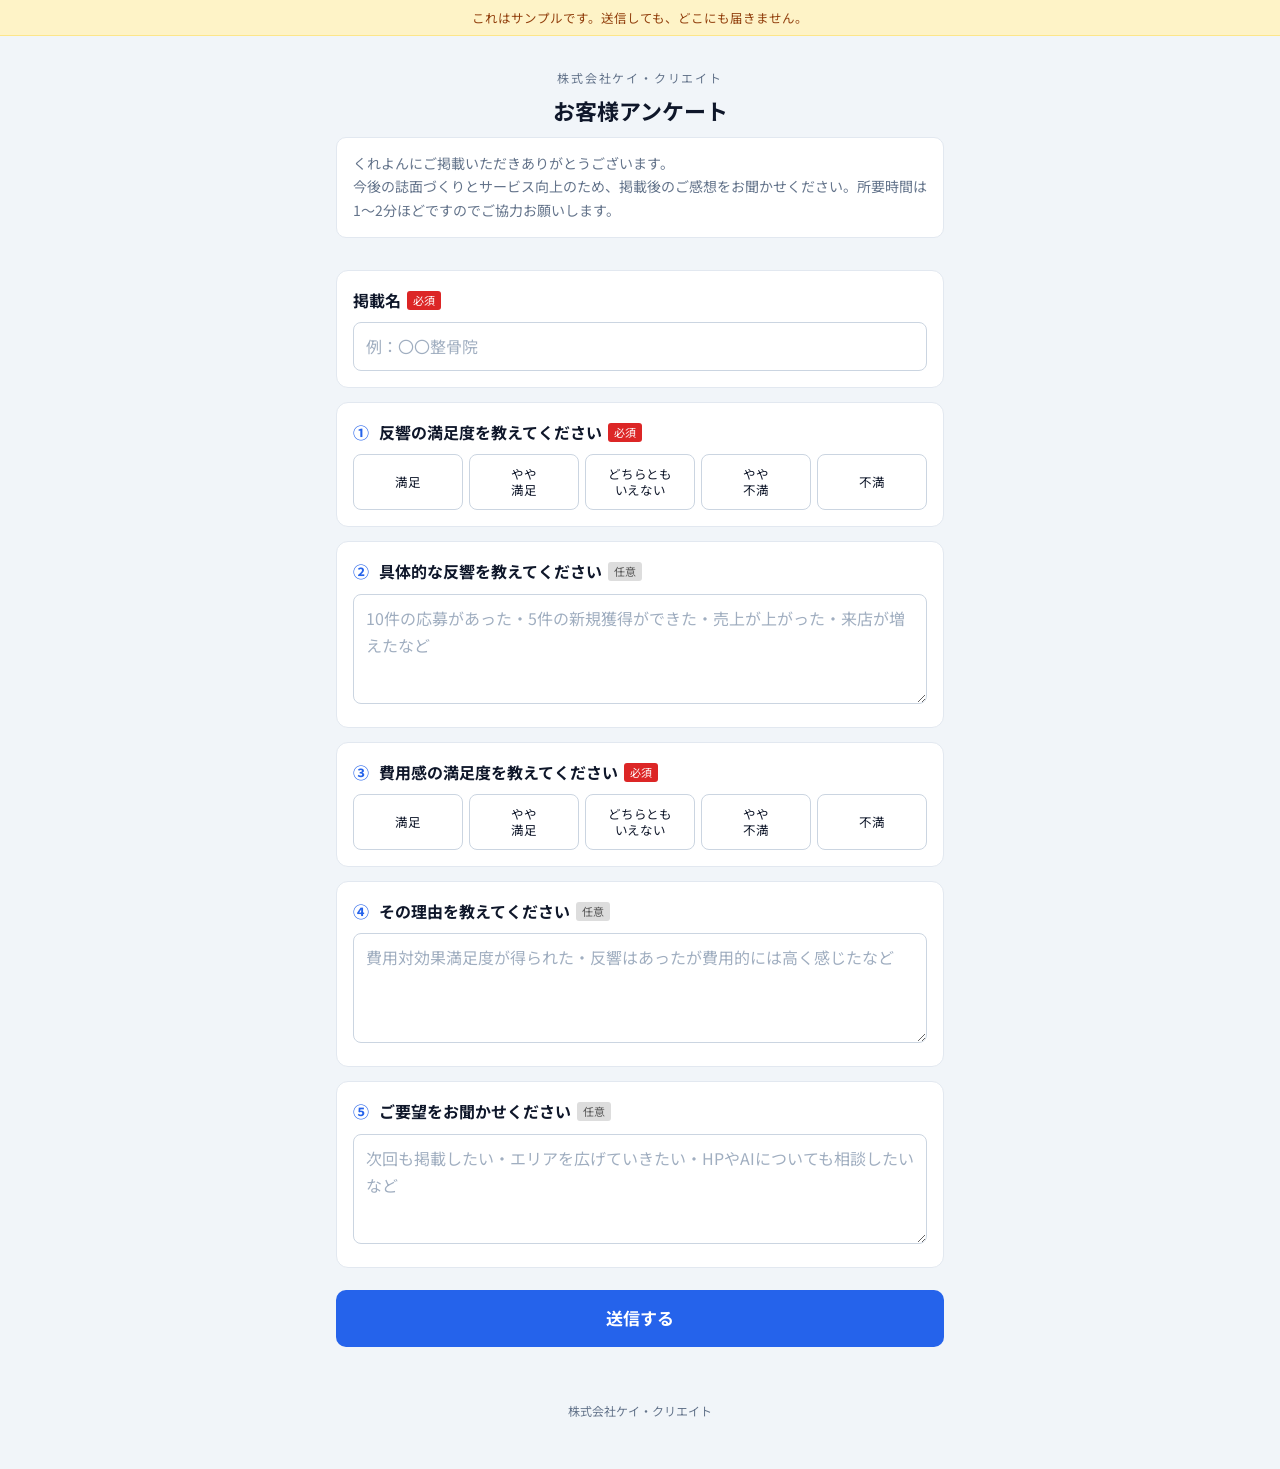
<file: docs/sample/form.html>
<!doctype html>
<html lang="ja">
<head>
<meta charset="utf-8">
<meta name="viewport" content="width=device-width, initial-scale=1">
<meta name="robots" content="noindex">
<title>お客様アンケート（サンプル）</title>
<link rel="preconnect" href="https://fonts.googleapis.com">
<link href="https://fonts.googleapis.com/css2?family=Noto+Sans+JP:wght@400;500;700&display=swap" rel="stylesheet">
<style>
:root{--ink:#0f172a;--sub:#64748b;--line:#e2e8f0;--bg:#f1f5f9;--card:#fff;--accent:#dc2626;--accent2:#2563eb;--ph:#a0aec0}
*{box-sizing:border-box}
body{margin:0;background:var(--bg);color:var(--ink);font-family:"Noto Sans JP",system-ui,-apple-system,"Hiragino Sans","Yu Gothic UI",sans-serif;font-size:16px;line-height:1.7}
.wrap{max-width:640px;margin:0 auto;padding:20px 16px 48px}
header{text-align:center;padding:12px 0 18px}
header .co{font-size:12px;letter-spacing:.15em;color:var(--sub)}
h1{font-size:22px;margin:6px 0 10px;color:var(--ink);line-height:1.45}
.lead{font-size:14px;color:var(--sub);text-align:left;background:var(--card);border-radius:10px;padding:14px 16px;border:1px solid var(--line)}
.q{background:var(--card);border:1px solid var(--line);border-radius:12px;padding:16px;margin-top:14px}
.q label.t{display:block;font-weight:bold;margin-bottom:8px}
.q .n{display:inline-block;min-width:1.6em;color:var(--accent2)}
.req{display:inline-block;font-size:11px;background:var(--accent);color:#fff;border-radius:3px;padding:0 6px;margin-left:6px;vertical-align:2px;font-weight:normal}
.opt{display:inline-block;font-size:11px;background:#ddd;color:#555;border-radius:3px;padding:0 6px;margin-left:6px;vertical-align:2px;font-weight:normal}
input[type=text],textarea{width:100%;font:inherit;border:1px solid #cbd5e1;border-radius:8px;padding:10px 12px;background:#fff;color:var(--ink)}
textarea{min-height:110px;resize:vertical}
input::placeholder,textarea::placeholder{color:var(--ph);opacity:1}
input:focus,textarea:focus{outline:none;border-color:#3b82f6;box-shadow:0 0 0 3px rgba(59,130,246,.15)}
.scale{display:grid;grid-template-columns:repeat(5,1fr);gap:6px}
.scale label{display:flex;flex-direction:column;align-items:center;justify-content:center;text-align:center;border:1px solid #cbd5e1;border-radius:8px;padding:10px 1px;font-size:12.5px;line-height:1.3;letter-spacing:-.03em;word-break:keep-all;cursor:pointer;min-height:56px;background:#fff}
.scale input{position:absolute;opacity:0;pointer-events:none}
.scale label .f{font-size:20px;line-height:1.1;margin-bottom:2px}
.scale label:has(input:checked){background:var(--accent2);border-color:var(--accent2);color:#fff}
.scale label:has(input:focus-visible){outline:2px solid #3b82f6}
.err{color:var(--accent);font-size:13px;margin-top:6px;display:none}
.q.bad .err{display:block}.q.bad{border-color:var(--accent)}
.hp{position:absolute;left:-9999px;width:1px;height:1px;overflow:hidden}
button{width:100%;font:inherit;font-weight:bold;font-size:17px;border:0;border-radius:10px;padding:14px;background:var(--accent2);color:#fff;margin-top:22px;cursor:pointer}
button:disabled{opacity:.6}
.msg{margin-top:12px;color:var(--accent);font-size:14px;text-align:center;min-height:1em}
.done{display:none;text-align:center;background:var(--card);border:1px solid var(--line);border-radius:12px;padding:32px 16px;margin-top:20px}
.done h2{color:var(--ink);font-size:20px;margin:0 0 8px}
footer{text-align:center;font-size:12px;color:var(--sub);margin-top:28px}
@media (max-width:380px){.scale label{font-size:11px}}
</style>
</head>
<body><div style="background:#fef3c7;color:#92400e;font-size:12.5px;padding:7px 16px;text-align:center;border-bottom:1px solid #fde68a">これはサンプルです。送信しても、どこにも届きません。</div>
<div class="wrap">
  <header>
    <div class="co">株式会社ケイ・クリエイト</div>
    <h1>お客様アンケート</h1>
    <div class="lead">くれよんにご掲載いただきありがとうございます。<br>今後の誌面づくりとサービス向上のため、掲載後のご感想をお聞かせください。所要時間は1〜2分ほどですのでご協力お願いします。</div>
  </header>

  <form id="f" novalidate>
    <div class="q" data-k="keisai">
      <label class="t" for="keisai">掲載名<span class="req">必須</span></label>
      <input type="text" id="keisai" name="keisai" maxlength="100" autocomplete="organization" placeholder="例：〇〇整骨院">
      <div class="err">掲載名を入力してください</div>
    </div>

    <div class="q" data-k="sat_hankyo">
      <span class="t" style="display:block;font-weight:bold;margin-bottom:8px"><span class="n">①</span>反響の満足度を教えてください<span class="req">必須</span></span>
      <div class="scale" role="radiogroup" aria-label="反響の満足度" data-name="sat_hankyo"></div>
      <div class="err">どれか1つ選んでください</div>
    </div>

    <div class="q">
      <label class="t" for="hankyo"><span class="n">②</span>具体的な反響を教えてください<span class="opt">任意</span></label>
      <textarea id="hankyo" name="hankyo" maxlength="1000" placeholder="10件の応募があった・5件の新規獲得ができた・売上が上がった・来店が増えたなど"></textarea>
    </div>

    <div class="q" data-k="sat_cost">
      <span class="t" style="display:block;font-weight:bold;margin-bottom:8px"><span class="n">③</span>費用感の満足度を教えてください<span class="req">必須</span></span>
      <div class="scale" role="radiogroup" aria-label="費用感の満足度" data-name="sat_cost"></div>
      <div class="err">どれか1つ選んでください</div>
    </div>

    <div class="q">
      <label class="t" for="riyu"><span class="n">④</span>その理由を教えてください<span class="opt">任意</span></label>
      <textarea id="riyu" name="riyu" maxlength="1000" placeholder="費用対効果満足度が得られた・反響はあったが費用的には高く感じたなど"></textarea>
    </div>

    <div class="q">
      <label class="t" for="youbou"><span class="n">⑤</span>ご要望をお聞かせください<span class="opt">任意</span></label>
      <textarea id="youbou" name="youbou" maxlength="1000" placeholder="次回も掲載したい・エリアを広げていきたい・HPやAIについても相談したいなど"></textarea>
    </div>

    <div class="hp" aria-hidden="true"><label>website<input type="text" name="website" tabindex="-1" autocomplete="off"></label></div>
    <button type="submit" id="send">送信する</button>
    <div class="msg" id="msg" role="alert"></div>
  </form>

  <div class="done" id="done">
    <h2>ご協力ありがとうございました</h2>
    <p>いただいたご意見は、今後の誌面づくりとサービス向上に役立てさせていただきます。</p>
  </div>
  <footer>株式会社ケイ・クリエイト</footer>
</div>
<script>window.API_URL = "sample";</script>
<script>
(function () {
  var LEVELS = [[5, '満足'], [4, 'やや<br>満足'], [3, 'どちらとも<br>いえない'], [2, 'やや<br>不満'], [1, '不満']];
  [].forEach.call(document.querySelectorAll('.scale'), function (box) {
    var name = box.dataset.name;
    box.innerHTML = LEVELS.map(function (l) { return '<label><input type="radio" name="' + name + '" value="' + l[0] + '"><span>' + l[1] + '</span></label>'; }).join('');
  });
  var f = document.getElementById('f'), btn = document.getElementById('send'), msg = document.getElementById('msg');
  // 担当者専用フォーム（?t=印・2026-11-19）: 担当者が決めた参考文に差し替える。読めなければ共通の参考文のまま
  var T = (/[?&]t=([a-z0-9]{6,16})/.exec(location.search) || [])[1] || '';
  if (T && window.API_URL && window.API_URL !== 'sample') {
    fetch(window.API_URL, { method: 'POST', body: JSON.stringify({ action: 'form', t: T }) }).then(function (r) { return r.json(); }).then(function (r) {
      if (!r || !r.ok || !r.ph) return;
      ['hankyo', 'riyu', 'youbou'].forEach(function (k) { if (r.ph[k]) document.getElementById(k).placeholder = r.ph[k]; });
    }).catch(function () {});
  }
  function val(n) { var e = f.elements[n]; if (!e) return ''; if (e.length && e[0] && e[0].type === 'radio') { var c = [].filter.call(e, function (x) { return x.checked; })[0]; return c ? c.value : ''; } return e.value.trim(); }
  f.addEventListener('change', function (e) { var q = e.target.closest('.q'); if (q) q.classList.remove('bad'); });
  f.addEventListener('input', function (e) { msg.textContent = ''; var q = e.target.closest('.q'); if (q) q.classList.remove('bad'); });
  f.addEventListener('submit', function (e) {
    e.preventDefault(); msg.textContent = '';
    var data = { keisai: val('keisai'), sat_hankyo: val('sat_hankyo'), hankyo: val('hankyo'), sat_cost: val('sat_cost'), riyu: val('riyu'), youbou: val('youbou'), website: val('website'), t: T };
    var bad = null;
    ['keisai', 'sat_hankyo', 'sat_cost'].forEach(function (k) { var q = f.querySelector('.q[data-k="' + k + '"]'); var ng = !data[k]; q.classList.toggle('bad', ng); if (ng && !bad) bad = q; });
    if (bad) { bad.scrollIntoView({ behavior: 'smooth', block: 'center' }); msg.textContent = '入力されていない項目があります'; return; }
    if (!window.API_URL) { msg.textContent = '送信先が設定されていません'; return; }
    btn.disabled = true; btn.textContent = '送信しています…';
    new Promise(function (ok) { setTimeout(function () { ok({ ok: true }); }, 500); })
      .then(function (r) {
        if (r && r.ok) { f.style.display = 'none'; document.getElementById('done').style.display = 'block'; window.scrollTo(0, 0); return; }
        throw new Error(r && r.error || '送信できませんでした');
      })
      .catch(function (err) { msg.textContent = (err && err.message ? err.message : '送信できませんでした') + '。時間をおいてもう一度お試しください。'; btn.disabled = false; btn.textContent = '送信する'; });
  });
})();
</script>
</body>
</html>
</file>
